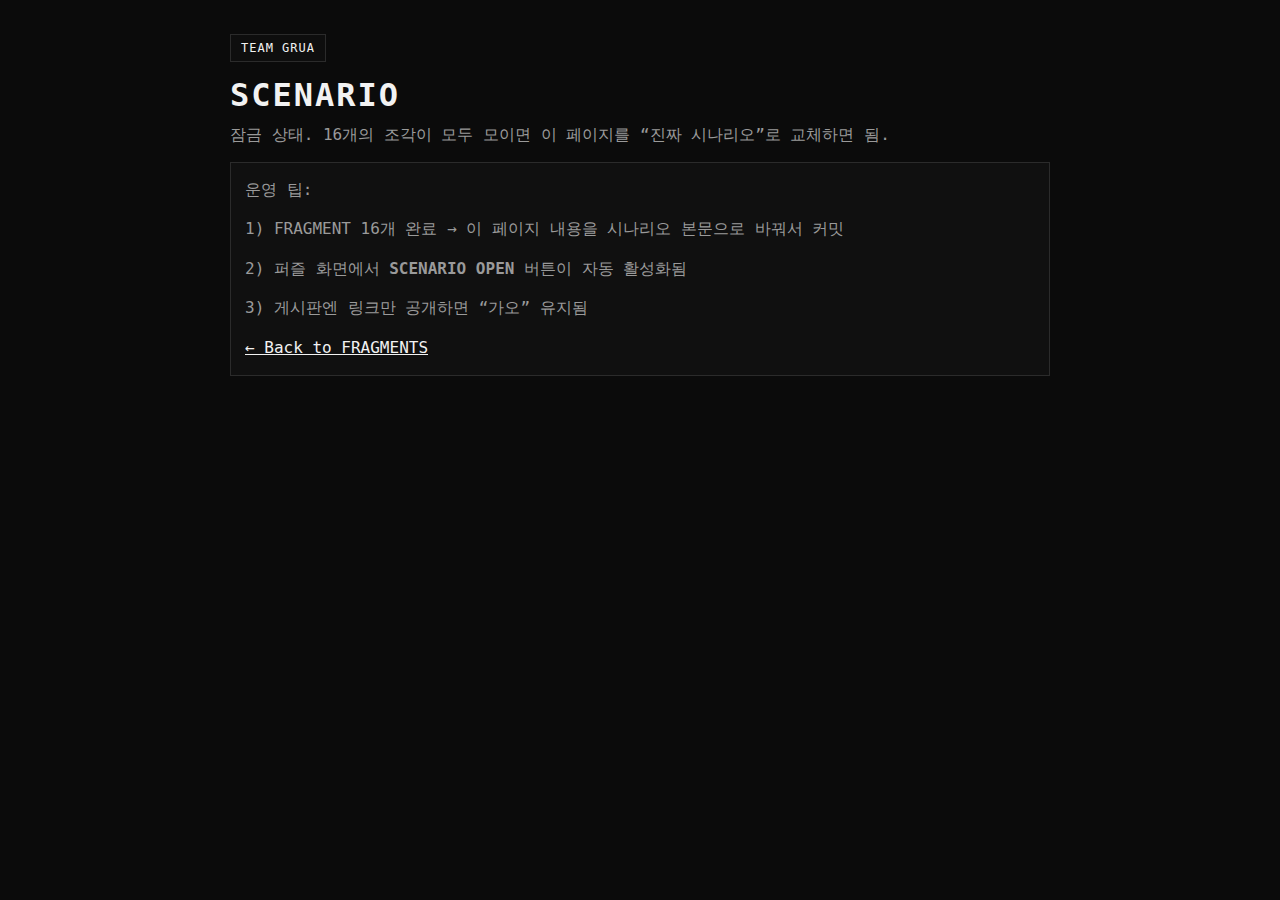
<file: scenario/index.html>
<!doctype html>
<html lang="ko">
<head>
  <meta charset="utf-8" />
  <meta name="viewport" content="width=device-width, initial-scale=1" />
  <title>TEAM GRUA · SCENARIO</title>
  <style>
    body{ margin:0; background:#0b0b0b; color:#d2d2d2; font-family: ui-monospace, Menlo, Consolas, monospace; }
    .wrap{ max-width: 820px; margin:0 auto; padding: 34px 18px 70px; }
    .tag{ display:inline-block; padding:6px 10px; border:1px solid #2b2b2b; background:#0e0e0e; color:#f2f2f2; font-size:12px; letter-spacing:1px; }
    h1{ margin: 14px 0 8px; color:#f2f2f2; letter-spacing: 2px; }
    p{ margin: 0 0 14px; color:#9a9a9a; line-height:1.6; }
    .box{ border:1px solid #2b2b2b; background:#101010; padding:14px; }
    a{ color:#f2f2f2; }
  </style>
</head>
<body>
  <div class="wrap">
    <span class="tag">TEAM GRUA</span>
    <h1>SCENARIO</h1>
    <p>잠금 상태. 16개의 조각이 모두 모이면 이 페이지를 “진짜 시나리오”로 교체하면 됨.</p>

    <div class="box">
      <p>운영 팁:</p>
      <p>1) FRAGMENT 16개 완료 → 이 페이지 내용을 시나리오 본문으로 바꿔서 커밋</p>
      <p>2) 퍼즐 화면에서 <b>SCENARIO OPEN</b> 버튼이 자동 활성화됨</p>
      <p>3) 게시판엔 링크만 공개하면 “가오” 유지됨</p>
      <p style="margin:0;"><a href="../">← Back to FRAGMENTS</a></p>
    </div>
  </div>
</body>
</html>
</file>
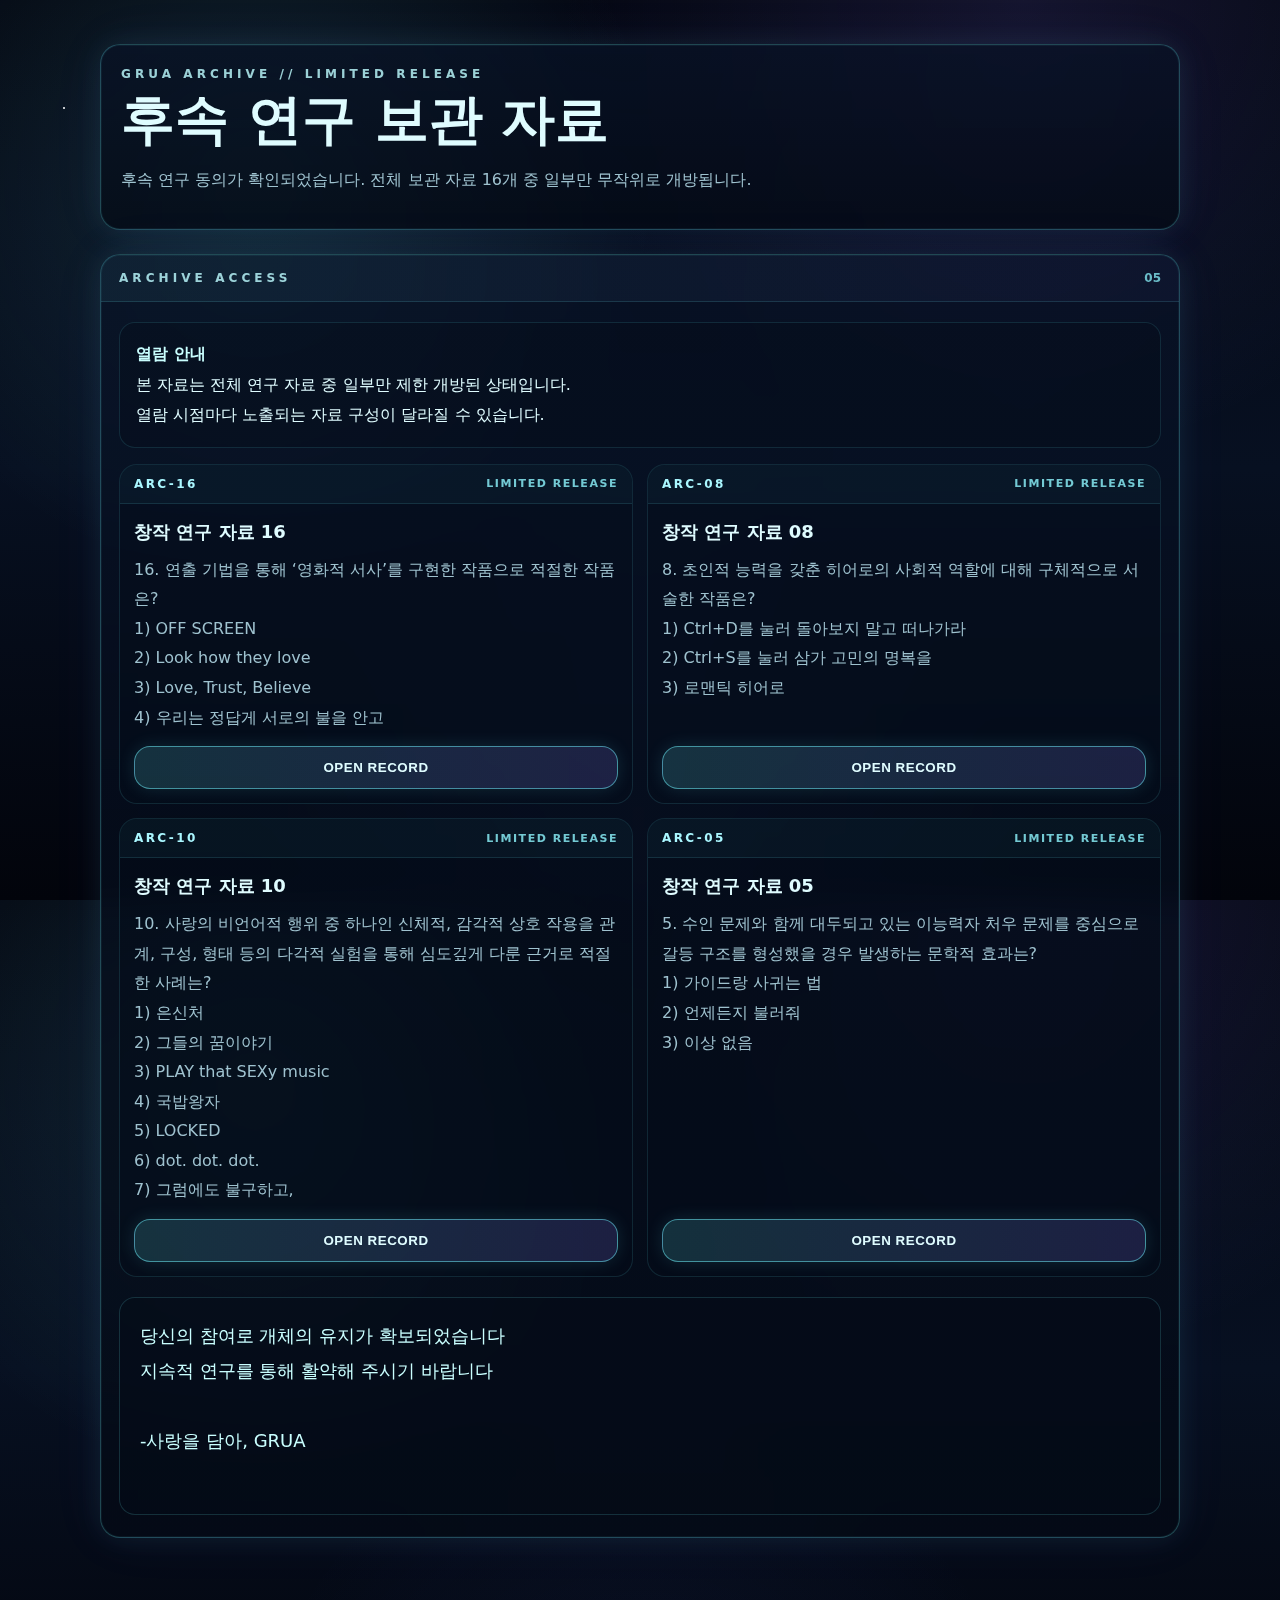
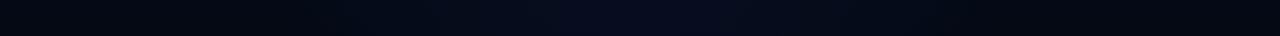
<file: archive.html>
<!DOCTYPE html>
<html lang="ko">
<head>
<meta charset="UTF-8">
<meta name="viewport" content="width=device-width, initial-scale=1.0">
<title>archive.html</title>
<style>
:root{
  --bg-1:#040712;
  --bg-2:#071021;
  --bg-3:#02040b;
  --line:#6ff6ff;
  --line-soft:rgba(111,246,255,.26);
  --text:#dffcff;
  --muted:#9fc2cf;
  --violet:#8d7cff;
}
*{box-sizing:border-box}
html,body{height:100%}
body{
  margin:0;
  color:var(--text);
  font-family:"Pretendard","Noto Sans KR",system-ui,-apple-system,sans-serif;
  background:
    radial-gradient(circle at 20% 20%, rgba(105,246,255,.12), transparent 32%),
    radial-gradient(circle at 80% 0%, rgba(141,124,255,.12), transparent 34%),
    radial-gradient(circle at 50% 100%, rgba(73,96,255,.08), transparent 36%),
    linear-gradient(180deg, var(--bg-1) 0%, var(--bg-2) 52%, var(--bg-3) 100%);
  opacity:0;
  transition:opacity 1s ease;
  position:relative;
  overflow-x:hidden;
}
body::before{
  content:"";
  position:fixed;
  inset:0;
  pointer-events:none;
  background-image:
    radial-gradient(2px 2px at 5% 12%, rgba(255,255,255,.84) 42%, transparent 45%),
    radial-gradient(1px 1px at 9% 31%, rgba(255,255,255,.54) 42%, transparent 45%),
    radial-gradient(1.5px 1.5px at 14% 54%, rgba(105,246,255,.62) 42%, transparent 45%),
    radial-gradient(2px 2px at 18% 77%, rgba(255,255,255,.72) 42%, transparent 45%),
    radial-gradient(1px 1px at 23% 20%, rgba(255,255,255,.40) 42%, transparent 45%),
    radial-gradient(1.5px 1.5px at 27% 42%, rgba(141,124,255,.54) 42%, transparent 45%);
  opacity:.9;
}
body::after{
  content:"";
  position:fixed;
  inset:0;
  pointer-events:none;
  background:
    radial-gradient(circle at center, rgba(111,246,255,.05), transparent 40%),
    linear-gradient(rgba(255,255,255,.028) 1px, transparent 1px),
    linear-gradient(90deg, rgba(255,255,255,.028) 1px, transparent 1px);
  background-size:auto, 36px 36px, 36px 36px;
  opacity:.18;
  mask-image: radial-gradient(circle at center, rgba(0,0,0,1), rgba(0,0,0,.18));
}
.wrap{
  width:min(94vw, 1080px);
  margin:0 auto;
  padding:44px 0 80px;
  position:relative;
  z-index:2;
}
.hero,.section{
  border:1px solid var(--line-soft);
  border-radius:20px;
  background:linear-gradient(180deg, rgba(8,18,38,.72), rgba(4,10,21,.76));
  box-shadow:
    0 0 0 1px rgba(111,246,255,.06) inset,
    0 0 28px rgba(111,246,255,.08),
    0 0 56px rgba(141,124,255,.06);
  backdrop-filter:blur(14px);
}
.hero{
  margin:0 auto 24px;
  padding:22px 20px 18px;
}
.eyebrow,.section-title{
  font-size:12px;
  letter-spacing:.34em;
  text-transform:uppercase;
  color:#bdfcff;
  opacity:.82;
  font-weight:800;
}
.hero h1{
  margin:10px 0 12px;
  font-size:clamp(30px, 5vw, 54px);
  line-height:1.08;
}
.hero p,.muted{
  color:var(--muted);
  line-height:1.88;
}
.section{
  overflow:hidden;
  margin-bottom:18px;
  opacity:0;
  transform:translateY(24px);
  transition:opacity .75s ease, transform .75s ease;
}
.section.visible{
  opacity:1;
  transform:translateY(0);
}
.section-head{
  display:flex;
  align-items:center;
  justify-content:space-between;
  gap:12px;
  padding:16px 18px;
  border-bottom:1px solid rgba(111,246,255,.14);
  background:linear-gradient(90deg, rgba(111,246,255,.06), rgba(141,124,255,.04));
}
.section-index{
  font-size:12px;
  color:#7edee8;
  opacity:.84;
  font-weight:700;
}
.section-body{
  padding:20px 18px 22px;
}
.notice{
  padding:16px;
  border:1px solid rgba(111,246,255,.12);
  border-radius:16px;
  background:rgba(5,11,23,.28);
  white-space:pre-line;
  line-height:1.9;
}
.notice strong{
  color:#c9ffff;
}
.cards{
  display:grid;
  grid-template-columns:repeat(2, minmax(0,1fr));
  gap:14px;
  margin-top:16px;
}
.card{
  border:1px solid rgba(111,246,255,.12);
  border-radius:18px;
  overflow:hidden;
  background:rgba(5,11,23,.26);
  transition:transform .2s ease, box-shadow .2s ease, border-color .2s ease;
  display:flex;
  flex-direction:column;
  height:100%;
}
.card:hover{
  transform:translateY(-2px);
  box-shadow:0 0 26px rgba(111,246,255,.12);
  border-color:rgba(111,246,255,.28);
}
.card-head{
  padding:12px 14px;
  border-bottom:1px solid rgba(111,246,255,.12);
  background:rgba(111,246,255,.04);
  display:flex;
  align-items:center;
  justify-content:space-between;
  gap:10px;
}
.card-code{
  font-size:12px;
  letter-spacing:.2em;
  text-transform:uppercase;
  color:#aaf7ff;
  font-weight:800;
}
.card-state{
  font-size:11px;
  letter-spacing:.14em;
  text-transform:uppercase;
  color:#89edf6;
  opacity:.84;
  font-weight:700;
}
.card-body{
  padding:14px;
  flex:1 1 auto;
  display:flex;
  flex-direction:column;
}
.card-title{
  margin:0 0 10px;
  font-size:18px;
  line-height:1.5;
}
.card-desc{
  margin:0;
  color:var(--muted);
  line-height:1.85;
  white-space:pre-line;
}
.card-actions{
  padding:0 14px 14px;
  margin-top:auto;
}
.button{
  appearance:none;
  border:none;
  border-radius:16px;
  padding:13px 18px;
  width:100%;
  background:linear-gradient(90deg, rgba(111,246,255,.16), rgba(141,124,255,.18));
  color:var(--text);
  border:1px solid rgba(111,246,255,.5);
  cursor:pointer;
  font-weight:700;
  letter-spacing:.04em;
  box-shadow:0 0 18px rgba(111,246,255,.12);
}
.button:hover{
  box-shadow:0 0 28px rgba(111,246,255,.18);
}
.footer{
  margin-top:20px;
  padding:20px;
  border:1px solid rgba(111,246,255,.16);
  border-radius:16px;
  background:rgba(5,11,23,.34);
}
.final-message{
  white-space:pre-line;
  line-height:1.95;
  color:#c9ffff;
  font-size:18px;
}
.status{
  min-height:24px;
  margin-top:12px;
  color:#c9eff6;
  font-size:14px;
}
@media (max-width:840px){
  .cards{grid-template-columns:1fr}
}
@media (max-width:640px){
  .wrap{padding:24px 0 56px}
  .hero,.section-body{padding-left:14px;padding-right:14px}
  .section-head{padding-left:14px;padding-right:14px}
  .hero h1{font-size:32px}
}
</style>
</head>
<body>
<div class="wrap">
  <section class="hero">
    <div class="eyebrow">GRUA Archive // Limited Release</div>
    <h1>후속 연구 보관 자료</h1>
    <p id="heroText">후속 연구 동의가 확인되었습니다. 전체 보관 자료 16개 중 일부만 무작위로 개방됩니다.</p>
  </section>

  <section class="section reveal">
    <div class="section-head">
      <div class="section-title">Archive Access</div>
      <div class="section-index">05</div>
    </div>
    <div class="section-body">
      <div class="notice"><strong>열람 안내</strong>
본 자료는 전체 연구 자료 중 일부만 제한 개방된 상태입니다.
열람 시점마다 노출되는 자료 구성이 달라질 수 있습니다.</div>

      <div id="cards" class="cards"></div>

      <div class="footer">
        <div class="final-message">당신의 참여로 개체의 유지가 확보되었습니다
지속적 연구를 통해 활약해 주시기 바랍니다

-사랑을 담아, GRUA</div>
        <div id="status" class="status"></div>
      </div>
    </div>
  </section>
</div>

<script>
window.addEventListener('load', () => {
  document.body.style.opacity = '1';

  const consent = localStorage.getItem('gruaConsent');
  if (consent) {
    document.getElementById('heroText').textContent =
      '후속 연구 동의가 확인되었습니다. 기록된 사랑의 언어: "' + consent + '"';
  }

  const observer = new IntersectionObserver((entries) => {
    entries.forEach(entry => {
      if (entry.isIntersecting) {
        entry.target.classList.add('visible');
      }
    });
  }, { threshold: 0.12 });

  document.querySelectorAll('.reveal').forEach(el => observer.observe(el));

  renderRandomCards();
});

const archivePool = [
  {
    code: "ARC-01",
    title: "창작 연구 자료 01",
    desc: "1. 다음 중 비정형 서사 구조를 기반으로 ’감정/상황 중심‘으로 전개되는 작품에 해당되는 작품을 고르시오.\n1) 짝사랑 끝내기\n2) 난 잠옷을 입을건데, 니는 반팔 가져가라고",
    link: "https://grua.kr/#/gallery_view?table_name=b_gallery&id=23&return_page=creative"
  },
  {
    code: "ARC-02",
    title: "창작 연구 자료 02",
    desc: "2. 수인 인권 담론과 관련하여, ‘분양이 아닌 상호적 관계 형성’을 다룬 사례로 가장 적절한 사례는?\n1) 쇼가 끝난 다음날\n2) 모든 짐승은 천국에 간다\n3) 겹쳐도 괜찮은 마음\n4) 너는 펫\n5) 관계 보증 필수",
    link: "https://posty.pe/rt0y79"
  },
  {
    code: "ARC-03",
    title: "창작 연구 자료 03",
    desc: "3. 수인의 생태, 행동 양식 및 사회적 구조를 분석적 관점으로 서술한 작품은?\n1) Too FUN to stop - Play of instinct\n2) 수인학개론\n3) ㅁ+한자를 눌러 ♥.︎♥를 주세요!\n4) 강아지는 외로움을 많이 타요\n5) Shape of Love",
    link: "https://posty.pe/my8wpe"
  },
  {
    code: "ARC-04",
    title: "창작 연구 자료 04",
    desc: "4. 감정 투사에 강점을 두는 기법 중 하나인 서간체의 장점을 살린 사례로 적절한 작품은?\n1) 여전히 사랑하나요?\n2) 오배송\n3) 사랑을 쓸려거든",
    link: "https://posty.pe/uy1yh0"
  },
  {
    code: "ARC-05",
    title: "창작 연구 자료 05",
    desc: "5. 수인 문제와 함께 대두되고 있는 이능력자 처우 문제를 중심으로 갈등 구조를 형성했을 경우 발생하는 문학적 효과는?\n1) 가이드랑 사귀는 법\n2) 언제든지 불러줘\n3) 이상 없음",
    link: "https://posty.pe/jpnxf7"
  },
  {
    code: "ARC-06",
    title: "창작 연구 자료 06",
    desc: "6. 종(種) 분류 협의에 대해 인식 차이와 갈등을 서사적으로 드러낸 작품은?\n1) 《인격적 행위의 발생에 대하여》\n2) 목적지 부근에 도착하였습니다.\n3) 경로를 재탐색합니다\n4) 길안내를 종료합니다.\n5) 외계인 발견 시 당국에 신고하세요!\n6) 유실물 본인확인",
    link: "https://posty.pe/tcrmzx"
  },
  {
    code: "ARC-07",
    title: "창작 연구 자료 07",
    desc: "7. 동일 세대 내에서의 소통 오류 사례의 적절한 해결책은?\n1) 최악의 남자\n2) X현이\n3) 간단한 일을 굳이 어렵게 하는 법\n4) 다 들킨 사랑",
    link: "https://posty.pe/gn3u1w"
  },
  {
    code: "ARC-08",
    title: "창작 연구 자료 08",
    desc: "8. 초인적 능력을 갖춘 히어로의 사회적 역할에 대해 구체적으로 서술한 작품은?\n1) Ctrl+D를 눌러 돌아보지 말고 떠나가라\n2) Ctrl+S를 눌러 삼가 고민의 명복을\n3) 로맨틱 히어로",
    link: "https://posty.pe/3zrapz"
  },
  {
    code: "ARC-09",
    title: "창작 연구 자료 09",
    desc: "9. 기존의 혈연 중심 가족 개념을 넘어 새로운 가족 체계의 구축을 통해 얻을 수 있는 긍정적 효과는?\n1) 저온 정착\n2) 경로 : 가정 내 감염\n3) 미세기\n4) 라스트 댄스\n5) Bullet\n6) 가부장 대전: The Great Patriarchal War\n7) 현실도피성추론\n8) 혈서로 쓰세요.",
    link: "https://posty.pe/3xrfyg"
  },
  {
    code: "ARC-10",
    title: "창작 연구 자료 10",
    desc: "10. 사랑의 비언어적 행위 중 하나인 신체적, 감각적 상호 작용을 관계, 구성, 형태 등의 다각적 실험을 통해 심도깊게 다룬 근거로 적절한 사례는?\n1) 은신처\n2) 그들의 꿈이야기\n3) PLAY that SEXy music\n4) 국밥왕자\n5) LOCKED\n6) dot. dot. dot.\n7) 그럼에도 불구하고,",
    link: ""
  },
  {
    code: "ARC-11",
    title: "창작 연구 자료 11",
    desc: "11. 관계 형성 과정에서의 주도권 이동과 심리 상태의 상관관계를 서술한 작품은?\n1) 함부로 입 대지 마\n2) 형이 나랑 XX할 확률\n3) Don't judge a book by its cover\n4) 연애선언\n5) 요즘 연애\n6) 샐러드\n7) 피자\n8) 발렌타인 징크스",
    link: "https://posty.pe/u1vtq0"
  },
  {
    code: "ARC-12",
    title: "창작 연구 자료 12",
    desc: "12. 시간의 비선형적 구조를 활용하여 서사를 전개 시 필요한 요소는?\n1) LOCKED\n2) 회귀했더니 형이 살아있다.\n3) 순",
    link: "https://grua.kr/#/gallery_view?table_name=b_gallery&id=24&return_page=creative"
  },
  {
    code: "ARC-13",
    title: "창작 연구 자료 13",
    desc: "13. 조직적인 폭력 및 위계 구조의 형성 과정을 통해 개인의 위치 변화와 생존 전략을 중심으로 서술한 작품은?\n1) 눈 내리는 골목\n2) 건달과 아저씨",
    link: "https://posty.pe/7vrcyh"
  },
  {
    code: "ARC-14",
    title: "창작 연구 자료 14",
    desc: "14. 직장 내 조직 문화 및 관계 역학을 현실적으로 반영한 사례로 올바른 작품은?\n1) 블랙 올리브\n2) 열차 이용에 불편을 드려 대단히 죄송합니다\n3) 花熊(영곰)",
    link: "https://posty.pe/x3eloj"
  },
  {
    code: "ARC-15",
    title: "창작 연구 자료 15",
    desc: "15. 문화적 배경이 상이한 집단 간 소통에서 기대할 수 있는 상호 작용은?\n1) 지금부터 우유 식빵을 만드는 방법에 대해서 얘기를 하려고 합니다\n2) 주식회사 BABY 쾌속배달\n3) 신과 함께",
    link: "https://posty.pe/ju6yzq"
  },
  {
    code: "ARC-16",
    title: "창작 연구 자료 16",
    desc: "16. 연출 기법을 통해 ‘영화적 서사’를 구현한 작품으로 적절한 작품은?\n1) OFF SCREEN\n2) Look how they love\n3) Love, Trust, Believe\n4) 우리는 정답게 서로의 불을 안고",
    link: "https://posty.pe/ewohbt"
  }
];

function renderRandomCards() {
  const cardsEl = document.getElementById('cards');
  const picked = shuffle([...archivePool]).slice(0, 4);

  cardsEl.innerHTML = picked.map(item => `
    <article class="card">
      <div class="card-head">
        <div class="card-code">${item.code}</div>
        <div class="card-state">LIMITED RELEASE</div>
      </div>
      <div class="card-body">
        <h3 class="card-title">${escapeHtml(item.title)}</h3>
        <p class="card-desc">${escapeHtml(item.desc)}</p>
      </div>
      <div class="card-actions">
        <button class="button" type="button" onclick="openArchiveLink('${encodeURIComponent(item.link)}')">OPEN RECORD</button>
      </div>
    </article>
  `).join('');
}

function openArchiveLink(encodedLink) {
  const link = decodeURIComponent(encodedLink);
  const status = document.getElementById('status');

  if (!link) {
    status.textContent = '링크는 아직 비어 있습니다.';
    return;
  }

  try {
    window.location.assign(link);
  } catch (e) {
    window.open(link, '_blank');
  }
}

function shuffle(arr) {
  for (let i = arr.length - 1; i > 0; i--) {
    const j = Math.floor(Math.random() * (i + 1));
    [arr[i], arr[j]] = [arr[j], arr[i]];
  }
  return arr;
}

function escapeHtml(str) {
  return String(str)
    .replaceAll('&', '&amp;')
    .replaceAll('<', '&lt;')
    .replaceAll('>', '&gt;')
    .replaceAll('"', '&quot;')
    .replaceAll("'", '&#39;');
}
</script>
</body>
</html>
</file>
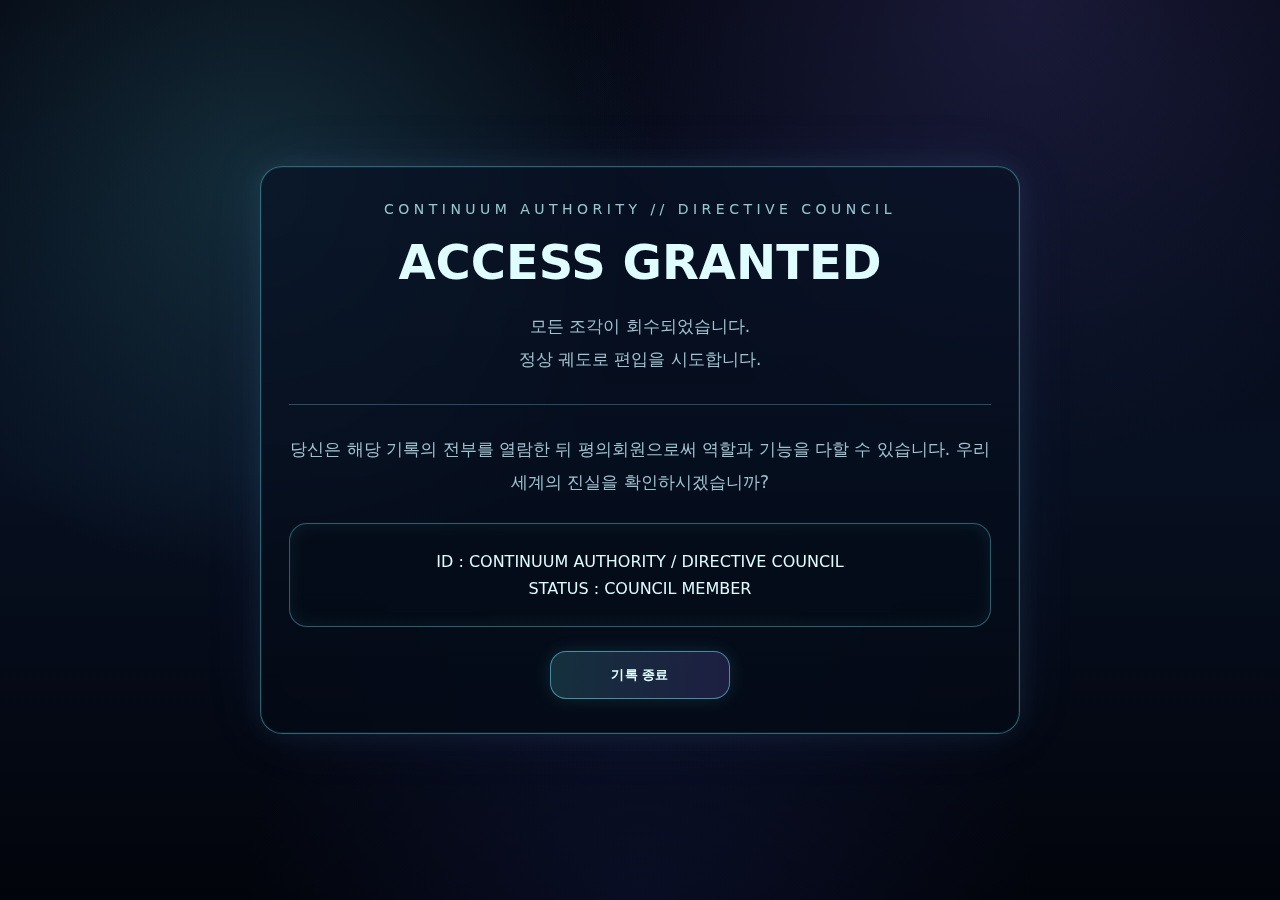
<file: ending.html>
<!DOCTYPE html>
<html lang="ko">
<head>
<meta charset="UTF-8" />
<meta name="viewport" content="width=device-width, initial-scale=1.0" />
<title>ENDING</title>
<style>
:root{
  --bg-1:#040712;
  --bg-2:#071021;
  --bg-3:#02040b;
  --line:#6ff6ff;
  --line-soft:rgba(111,246,255,.38);
  --violet:#8d7cff;
  --text:#dffcff;
  --muted:#9fc2cf;
}

*{box-sizing:border-box}
html,body{height:100%}
body{
  margin:0;
  color:var(--text);
  font-family:"Pretendard","Noto Sans KR",system-ui,-apple-system,sans-serif;
  background:
    radial-gradient(circle at 20% 20%, rgba(105,246,255,.14), transparent 32%),
    radial-gradient(circle at 80% 0%, rgba(141,124,255,.16), transparent 34%),
    radial-gradient(circle at 50% 100%, rgba(73,96,255,.10), transparent 36%),
    linear-gradient(180deg, var(--bg-1) 0%, var(--bg-2) 52%, var(--bg-3) 100%);
  display:flex;
  align-items:center;
  justify-content:center;
  padding:24px;
  opacity:0;
  transition:opacity 1s ease;
  position:relative;
  overflow:hidden;
}

body::before{
  content:"";
  position:fixed;
  inset:0;
  pointer-events:none;
  background:
    linear-gradient(rgba(255,255,255,.03) 1px, transparent 1px),
    linear-gradient(90deg, rgba(255,255,255,.03) 1px, transparent 1px);
  background-size:36px 36px, 36px 36px;
  opacity:.18;
}

.panel{
  width:min(92vw, 760px);
  background:linear-gradient(180deg, rgba(8,18,38,.72), rgba(4,10,21,.76));
  border:1px solid var(--line-soft);
  border-radius:22px;
  box-shadow:
    0 0 0 1px rgba(111,246,255,.08) inset,
    0 0 28px rgba(111,246,255,.08),
    0 0 64px rgba(141,124,255,.08);
  backdrop-filter: blur(14px);
  padding:34px 28px;
  text-align:center;
}

.title{
  font-size:14px;
  letter-spacing:.32em;
  text-transform:uppercase;
  color:#bdfcff;
  opacity:.78;
  margin-bottom:18px;
}

.big{
  font-size:clamp(28px, 5vw, 48px);
  font-weight:700;
  line-height:1.15;
  margin:0 0 20px;
}

.text{
  color:var(--muted);
  line-height:1.95;
  font-size:17px;
}

.line{
  width:100%;
  height:1px;
  background:rgba(111,246,255,.28);
  margin:28px 0;
}

.card{
  border:1px solid rgba(111,246,255,.36);
  border-radius:18px;
  padding:20px;
  margin-top:24px;
  background:rgba(5,11,23,.42);
  box-shadow:0 0 18px rgba(111,246,255,.08) inset;
}

.card p{
  margin:8px 0;
}

button{
  appearance:none;
  border:none;
  border-radius:16px;
  padding:14px 20px;
  min-width:180px;
  background:linear-gradient(90deg, rgba(111,246,255,.16), rgba(141,124,255,.18));
  color:var(--text);
  border:1px solid rgba(111,246,255,.5);
  cursor:pointer;
  font-weight:700;
  letter-spacing:.02em;
  box-shadow:0 0 18px rgba(111,246,255,.12);
  margin-top:24px;
}
button:hover{
  transform:translateY(-1px);
  box-shadow:0 0 28px rgba(111,246,255,.18);
}
</style>
</head>
<body>
  <div class="panel">
    <div class="title">CONTINUUM AUTHORITY // DIRECTIVE COUNCIL</div>
    <h1 class="big">ACCESS GRANTED</h1>

    <div class="text">
      모든 조각이 회수되었습니다.<br>
      정상 궤도로 편입을 시도합니다.
    </div>

    <div class="line"></div>

    <div class="text">
     당신은 해당 기록의 전부를 열람한 뒤 
     평의회원으로써 역할과 기능을 다할 수 있습니다. 
     우리 세계의 진실을 확인하시겠습니까?
    </div>

    <div class="card">
      <p>ID : CONTINUUM AUTHORITY / DIRECTIVE COUNCIL</p>
      <p>STATUS : COUNCIL MEMBER</p>
    </div>

    <button type="button" onclick="location.href='index.html'">기록 종료</button>
  </div>

<script>
window.addEventListener('load', () => {
  document.body.style.opacity = '1';
});
</script>
</body>
</html>
</file>
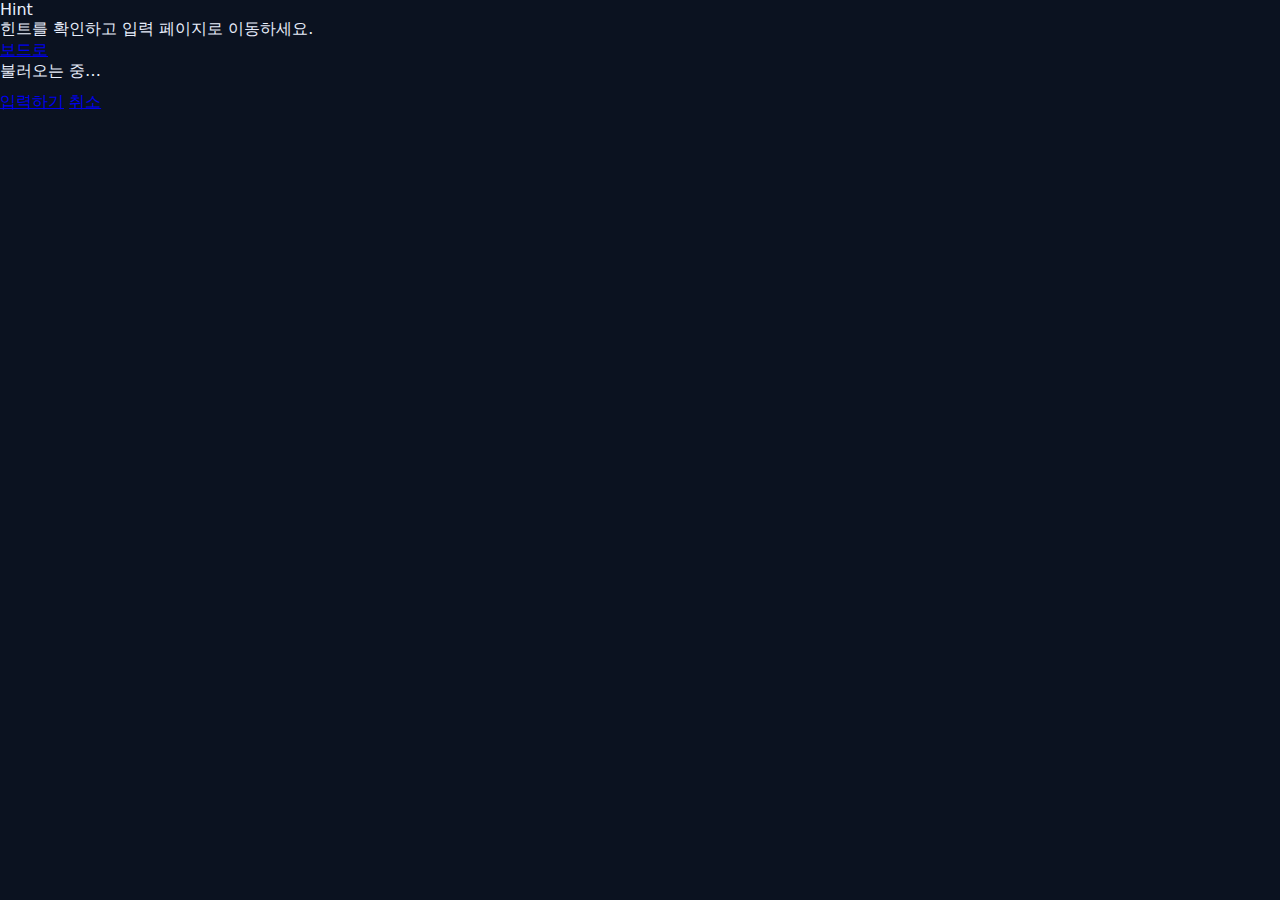
<file: hint.html>
<!doctype html>
<html lang="ko">
<head>
  <meta charset="utf-8" />
  <meta name="viewport" content="width=device-width, initial-scale=1" />
  <title>Hint</title>
  <link rel="stylesheet" href="./assets/styles.css" />
</head>
<body>
  <div class="container">
    <div class="card">
      <div class="header">
        <div>
          <div class="title" id="title">Hint</div>
          <div class="sub">힌트를 확인하고 입력 페이지로 이동하세요.</div>
        </div>
        <a class="btn" href="./index.html">보드로</a>
      </div>

      <div class="msg" id="hintBox">불러오는 중…</div>

      <div class="row">
        <a class="btn" id="goUnlock" href="#">입력하기</a>
        <a class="btn" id="goBack" href="./index.html">취소</a>
      </div>
    </div>
  </div>

  <script type="module">
    import { fetchSlot } from "./assets/app.js";

    const slot = new URLSearchParams(location.search).get("slot") || "01";
    document.getElementById("title").textContent = `Hint — ${slot}`;
    document.getElementById("goUnlock").href = `./unlock.html?slot=${encodeURIComponent(slot)}`;

    // Firestore hint가 없을 때의 로컬 힌트(원하면 여기만 채워도 됨)
    const localHints = {
      "01": "예시 힌트: ROSE + 01",
      "02": "예시 힌트: ...",
    };

    async function main(){
      const box = document.getElementById("hintBox");

      const data = await fetchSlot(slot);
      if (!data){
        box.textContent = "슬롯 문서가 없습니다. (01~16 문서 생성 확인)";
        box.className = "msg bad";
        return;
      }

      if (data.claimed === true){
        box.textContent = "이미 해금된 조각입니다. 보드에서 확인하세요.";
        box.className = "msg ok";
        return;
      }

      const hint = (data.hint && String(data.hint).trim()) || localHints[slot] || "힌트가 아직 준비되지 않았습니다.";
      box.textContent = hint;
      box.className = "msg";
    }

    main().catch(e=>{
      console.error(e);
      const box = document.getElementById("hintBox");
      box.textContent = "힌트 불러오기 실패: Firestore/규칙 확인";
      box.className = "msg bad";
    });
  </script>
</body>
</html>
</file>
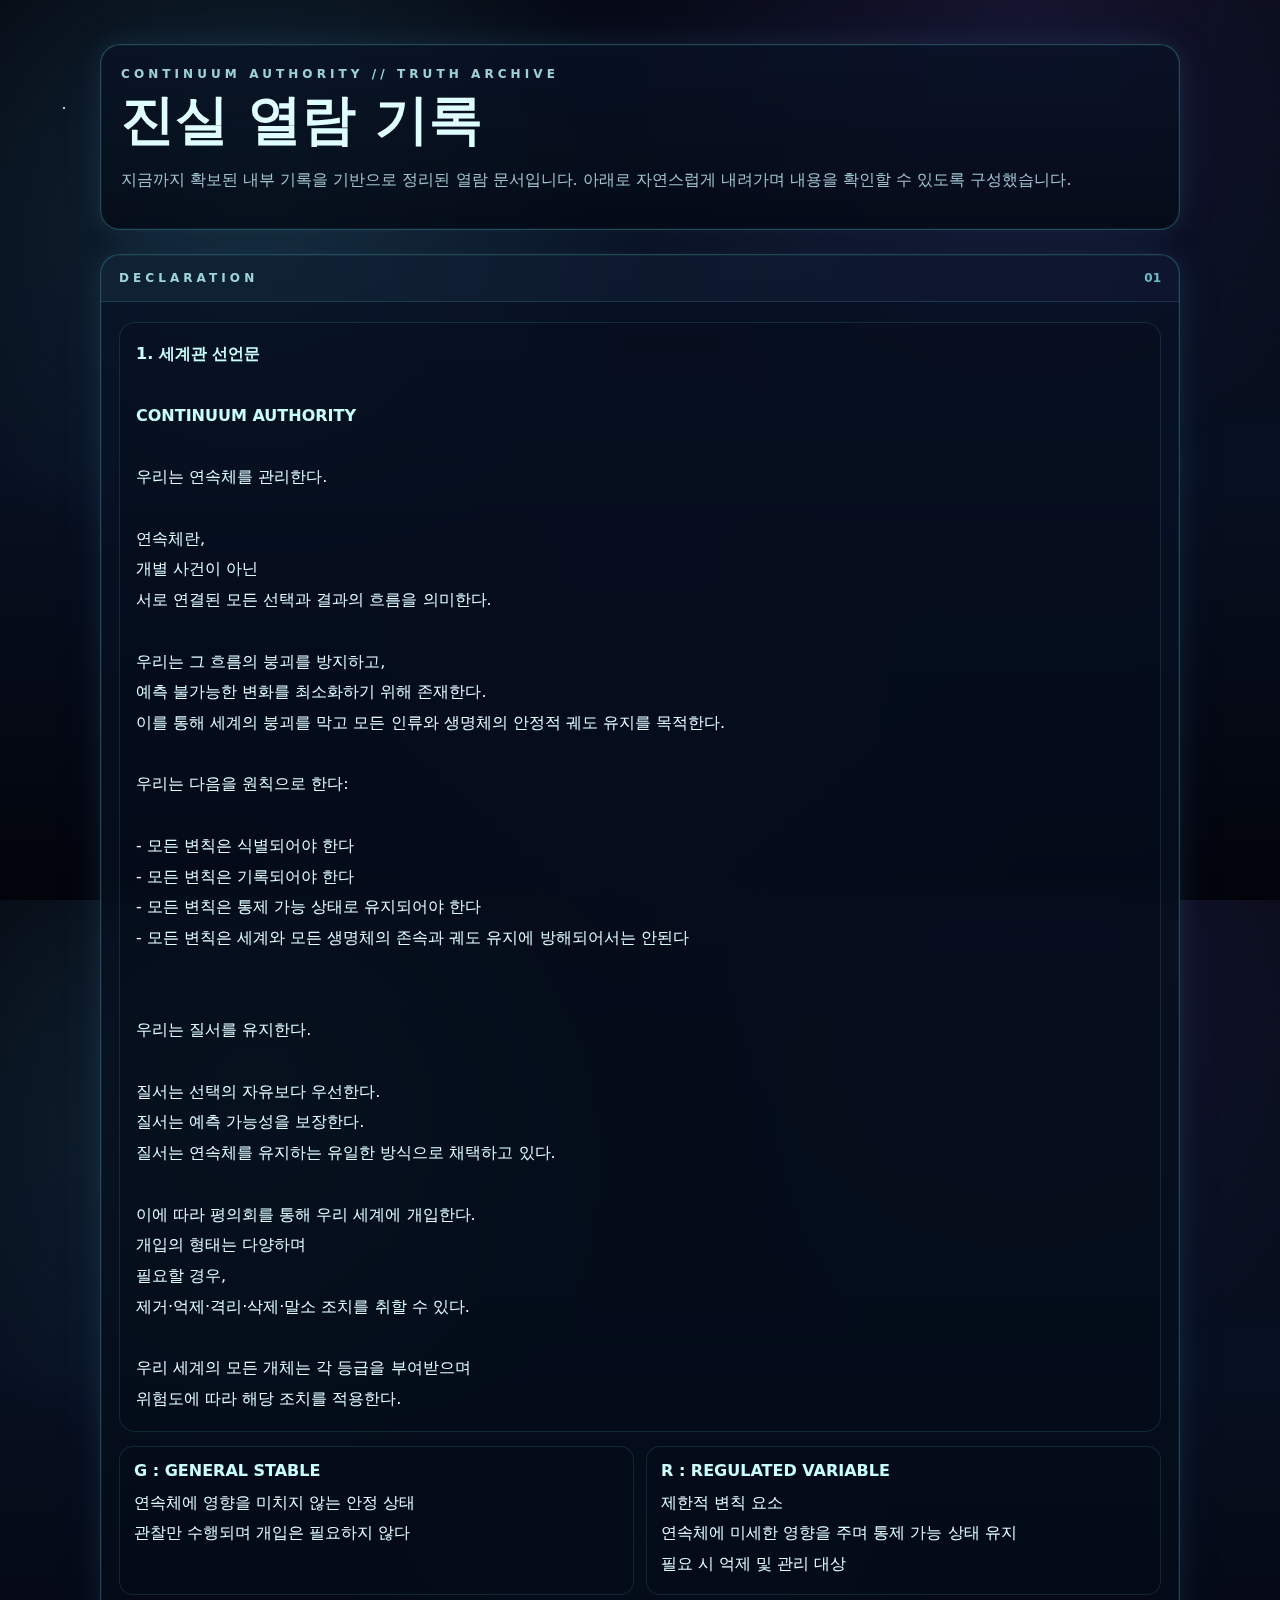
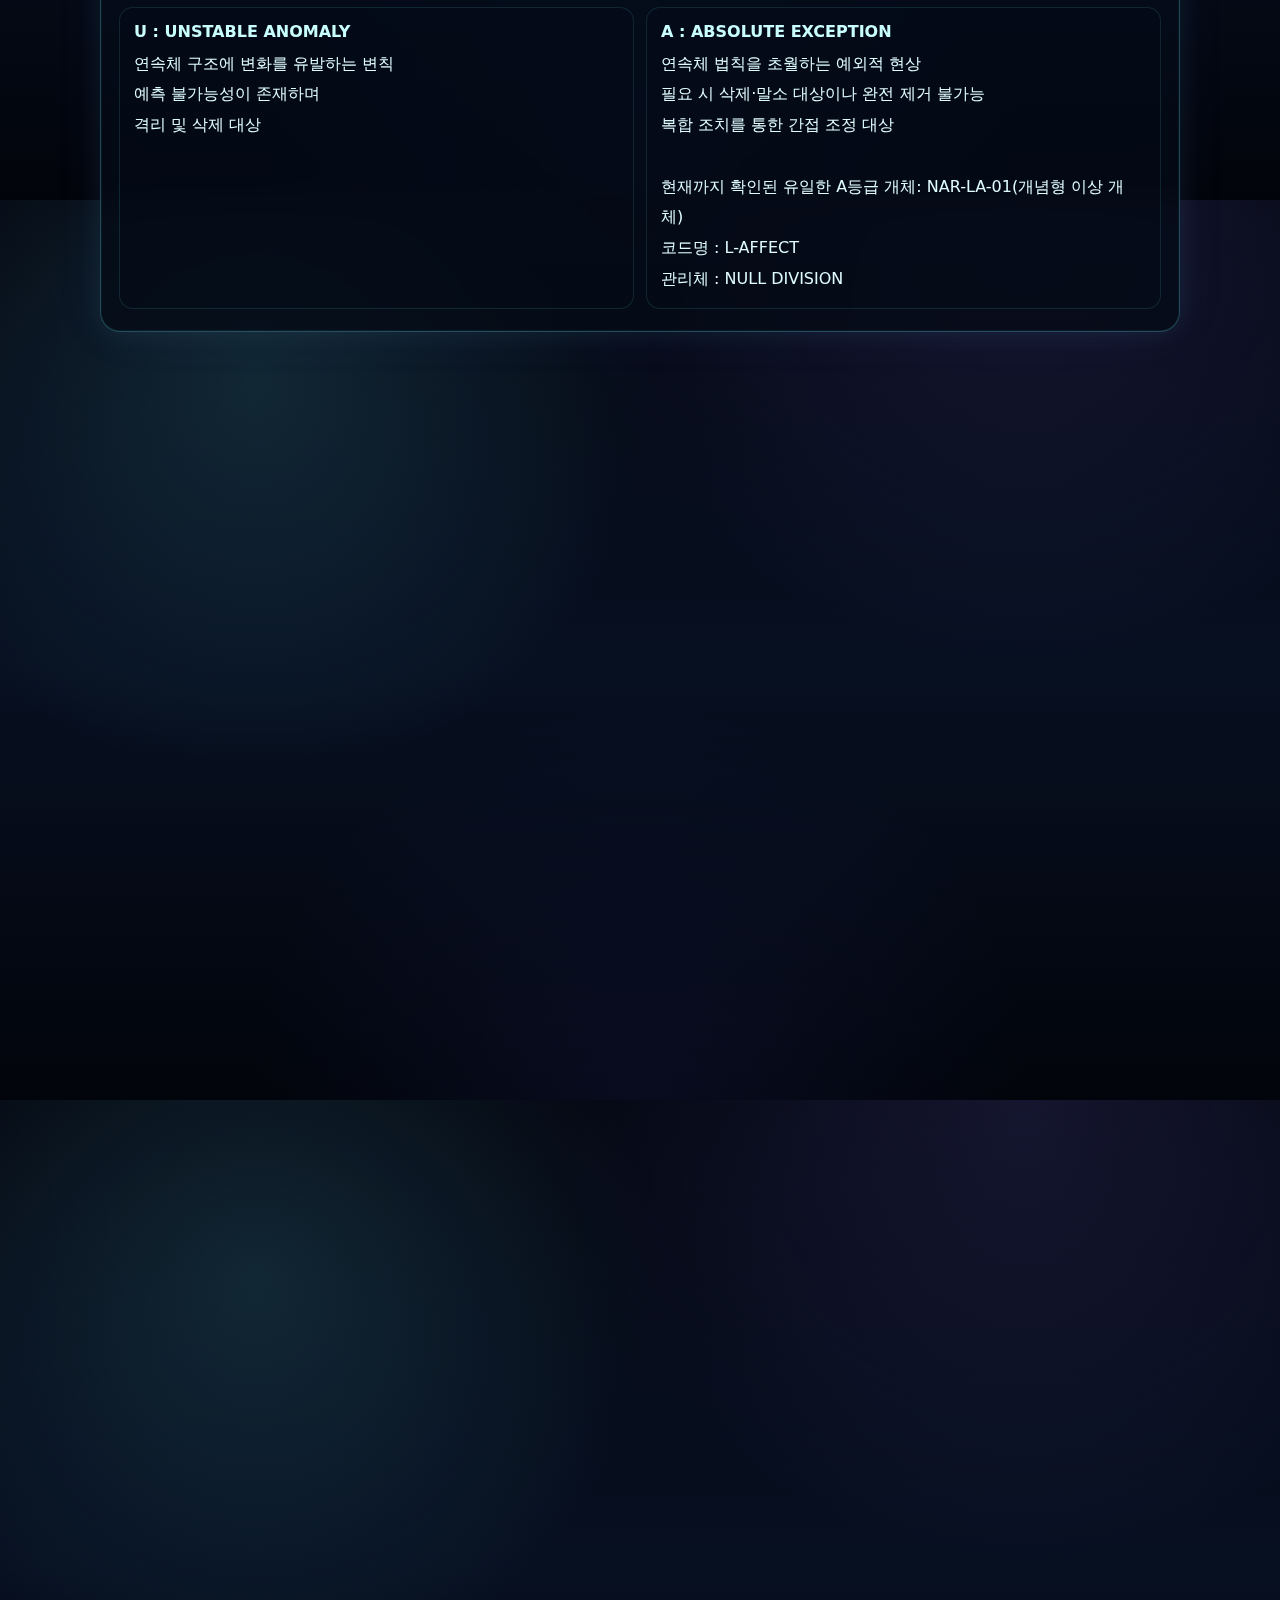
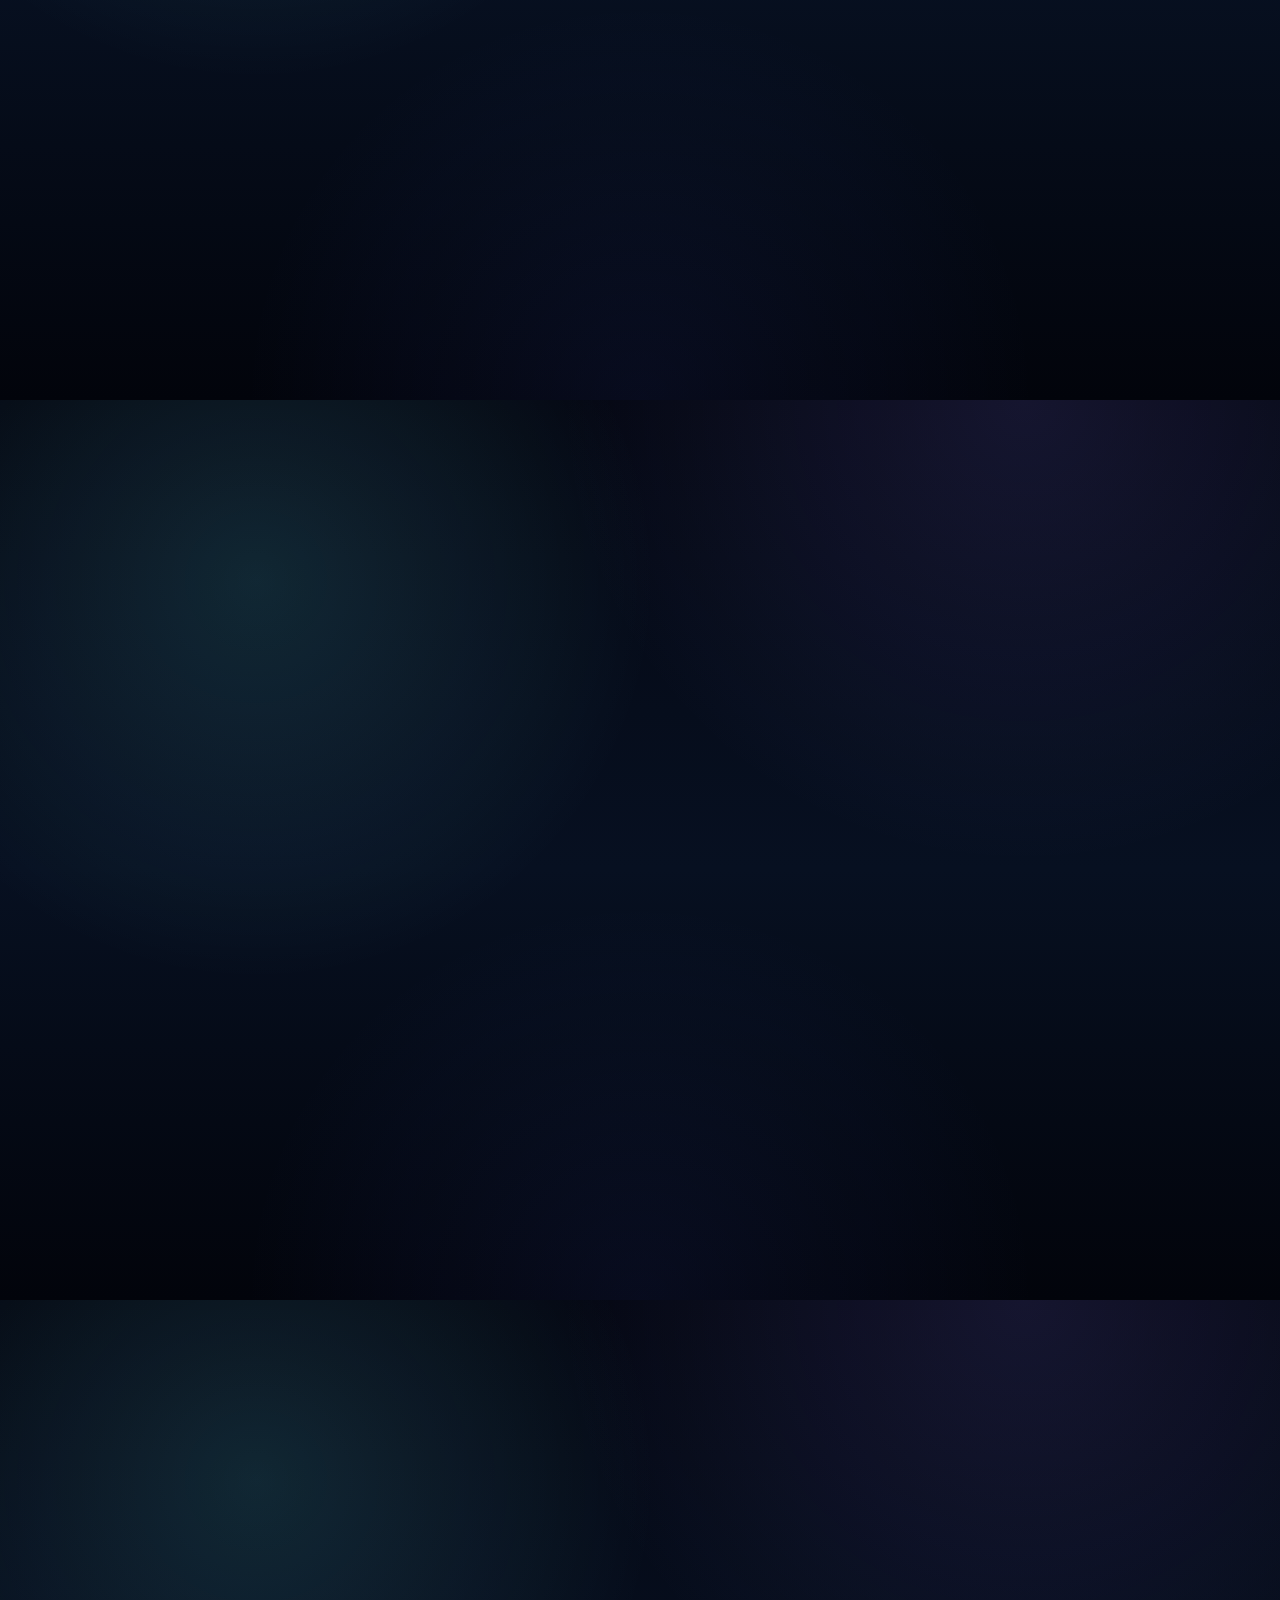
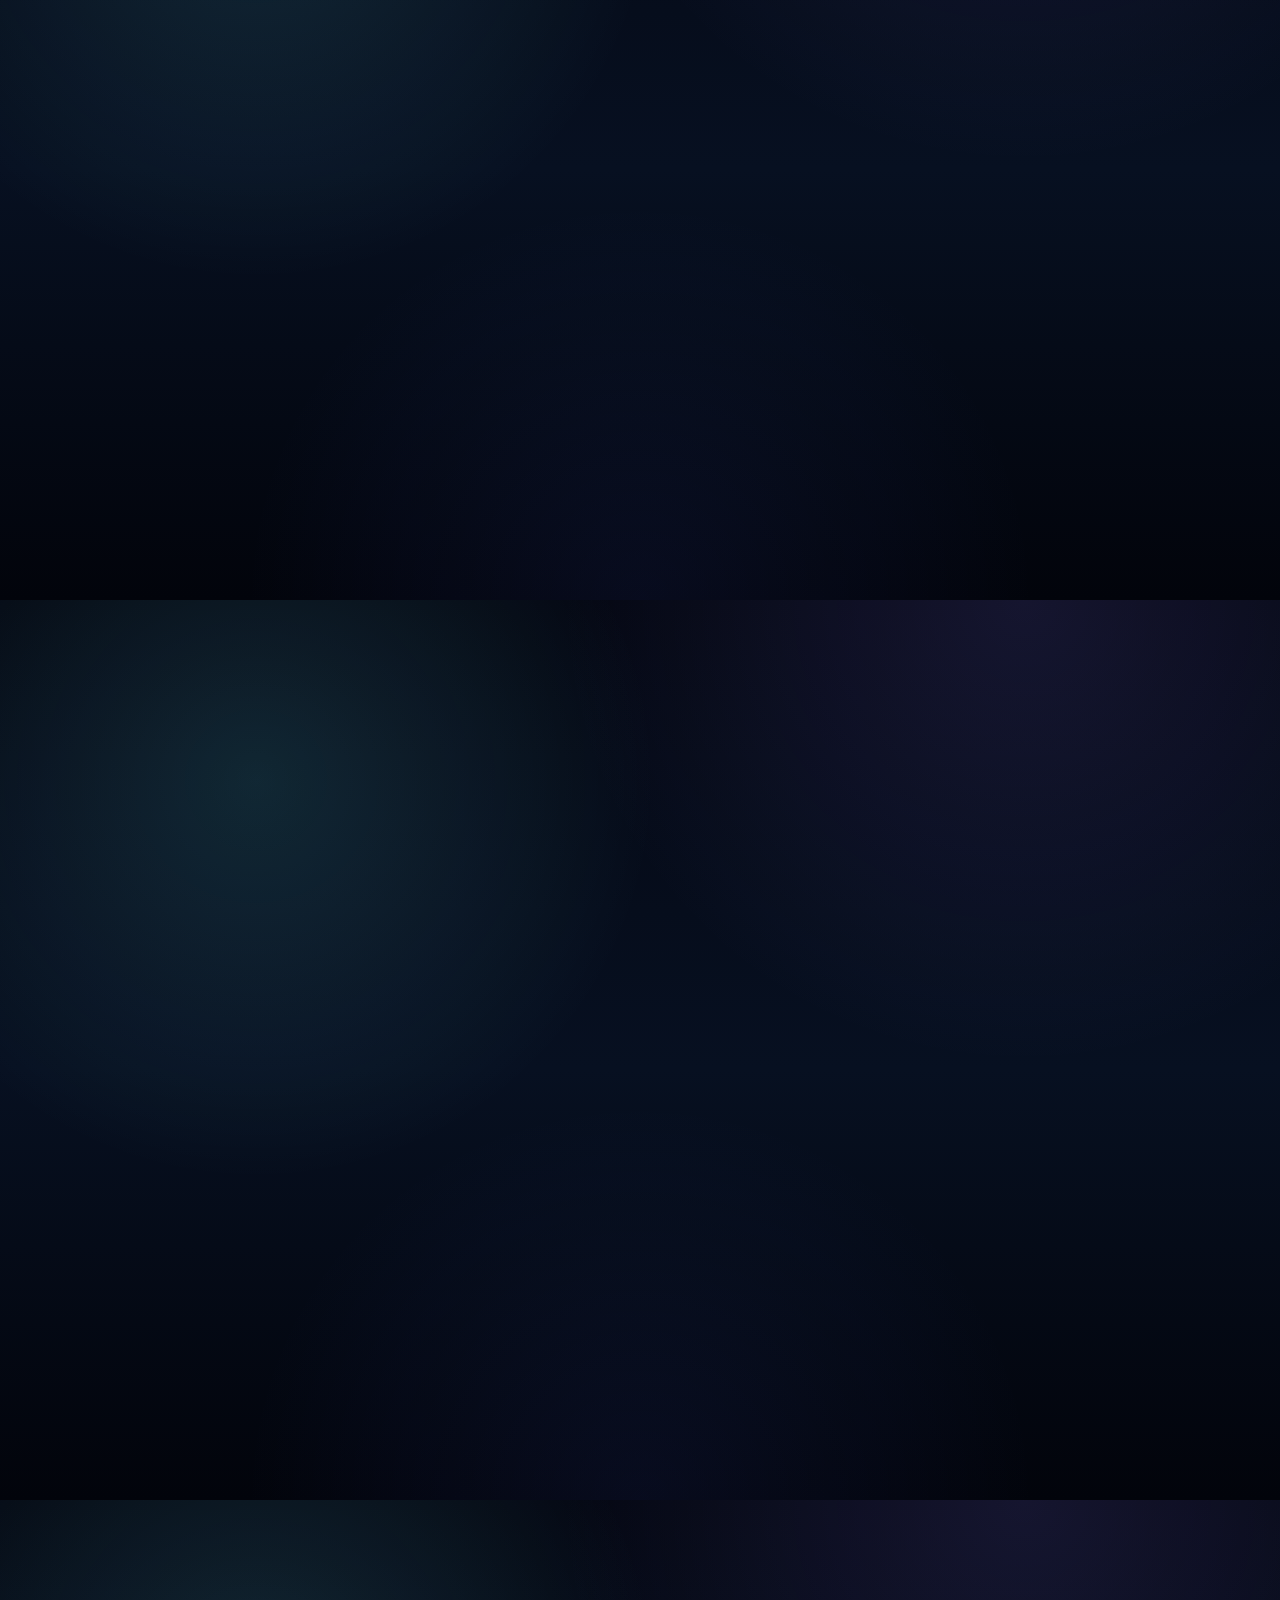
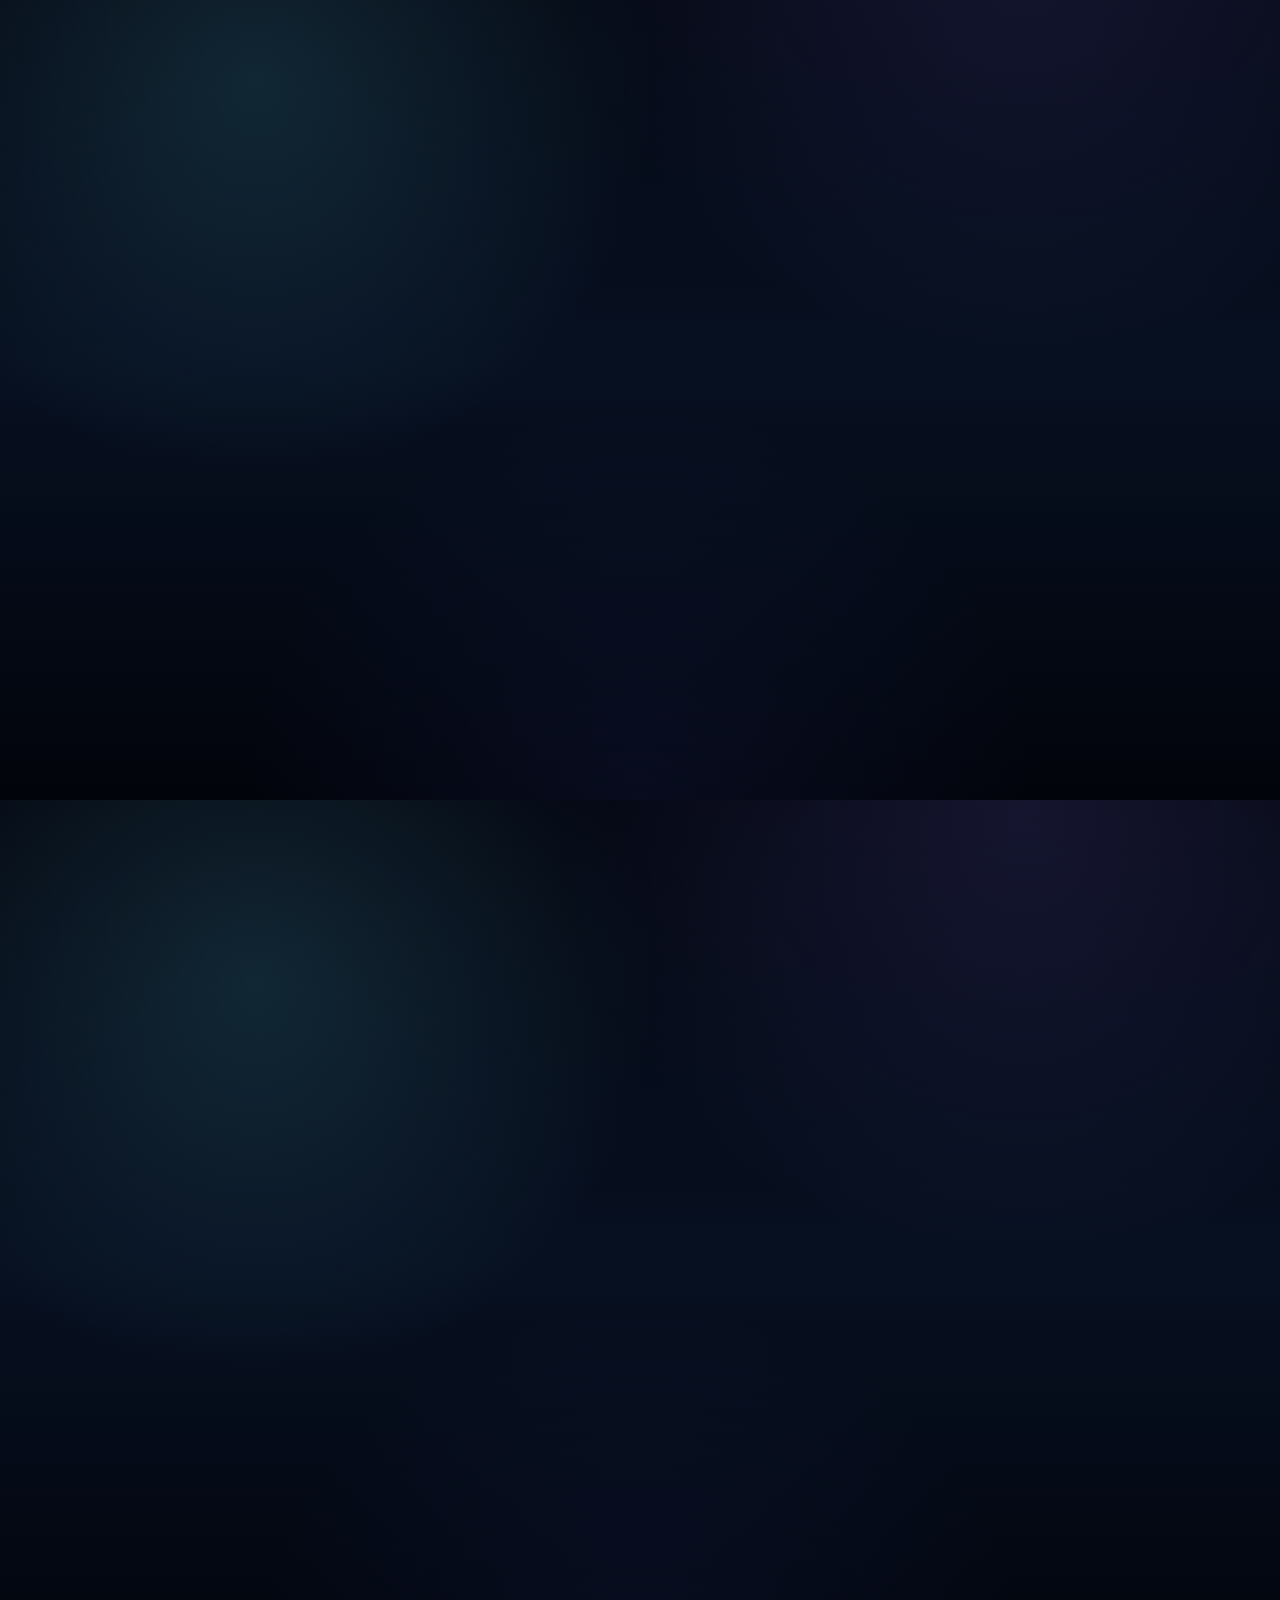
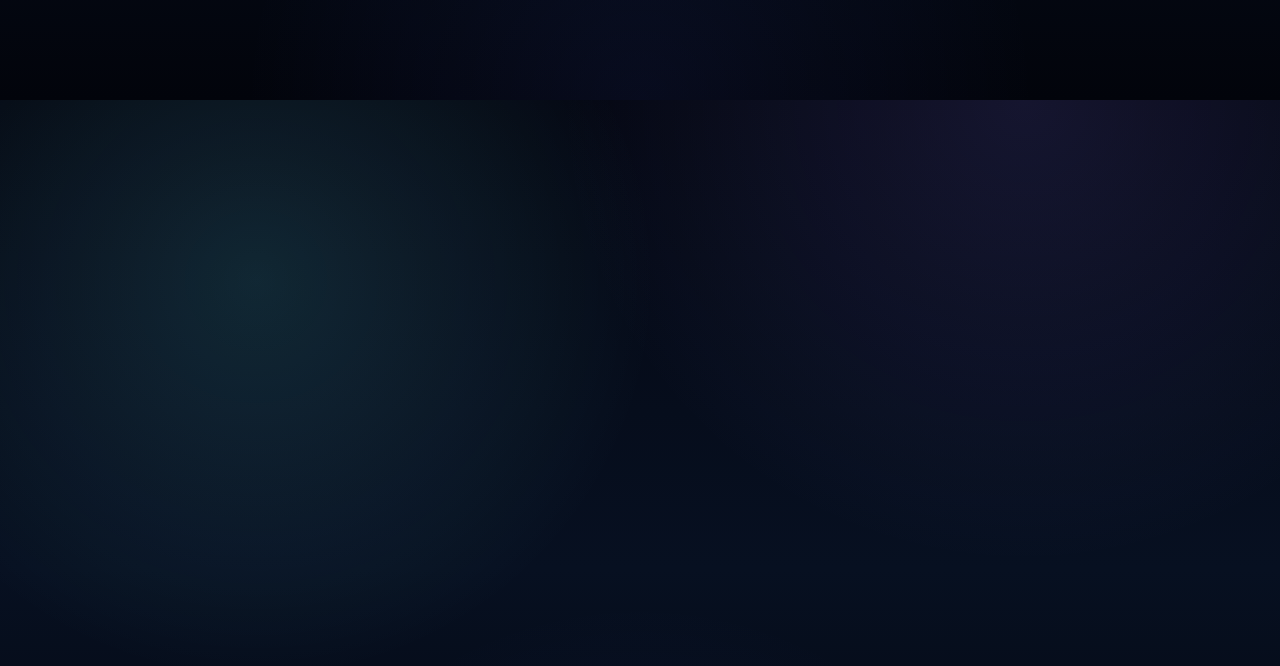
<file: truth.html>
<!DOCTYPE html>
<html lang="ko">
<head>
<meta charset="UTF-8">
<meta name="viewport" content="width=device-width, initial-scale=1.0">
<title>truth_final_complete</title>
<style>
:root{
  --bg-1:#040712;
  --bg-2:#071021;
  --bg-3:#02040b;
  --line:#6ff6ff;
  --line-soft:rgba(111,246,255,.26);
  --text:#dffcff;
  --muted:#9fc2cf;
  --violet:#8d7cff;
}
*{box-sizing:border-box}
html,body{height:100%}
body{
  margin:0;
  color:var(--text);
  font-family:"Pretendard","Noto Sans KR",system-ui,-apple-system,sans-serif;
  background:
    radial-gradient(circle at 20% 20%, rgba(105,246,255,.12), transparent 32%),
    radial-gradient(circle at 80% 0%, rgba(141,124,255,.12), transparent 34%),
    radial-gradient(circle at 50% 100%, rgba(73,96,255,.08), transparent 36%),
    linear-gradient(180deg, var(--bg-1) 0%, var(--bg-2) 52%, var(--bg-3) 100%);
  opacity:0;
  transition:opacity 1s ease;
  position:relative;
  overflow-x:hidden;
}
body::before{
  content:"";
  position:fixed;
  inset:0;
  pointer-events:none;
  background-image:
    radial-gradient(2px 2px at 5% 12%, rgba(255,255,255,.84) 42%, transparent 45%),
    radial-gradient(1px 1px at 9% 31%, rgba(255,255,255,.54) 42%, transparent 45%),
    radial-gradient(1.5px 1.5px at 14% 54%, rgba(105,246,255,.62) 42%, transparent 45%),
    radial-gradient(2px 2px at 18% 77%, rgba(255,255,255,.72) 42%, transparent 45%),
    radial-gradient(1px 1px at 23% 20%, rgba(255,255,255,.40) 42%, transparent 45%),
    radial-gradient(1.5px 1.5px at 27% 42%, rgba(141,124,255,.54) 42%, transparent 45%),
    radial-gradient(2px 2px at 32% 63%, rgba(255,255,255,.68) 42%, transparent 45%),
    radial-gradient(1px 1px at 36% 85%, rgba(255,255,255,.36) 42%, transparent 45%),
    radial-gradient(1.5px 1.5px at 41% 14%, rgba(105,246,255,.64) 42%, transparent 45%),
    radial-gradient(2px 2px at 46% 36%, rgba(255,255,255,.72) 42%, transparent 45%),
    radial-gradient(1px 1px at 51% 57%, rgba(255,255,255,.42) 42%, transparent 45%),
    radial-gradient(1.5px 1.5px at 56% 79%, rgba(141,124,255,.48) 42%, transparent 45%),
    radial-gradient(2px 2px at 61% 24%, rgba(105,246,255,.60) 42%, transparent 45%),
    radial-gradient(1px 1px at 66% 46%, rgba(255,255,255,.40) 42%, transparent 45%),
    radial-gradient(1.5px 1.5px at 71% 68%, rgba(255,255,255,.52) 42%, transparent 45%),
    radial-gradient(2px 2px at 76% 88%, rgba(105,246,255,.56) 42%, transparent 45%);
  opacity:.9;
}
body::after{
  content:"";
  position:fixed;
  inset:0;
  pointer-events:none;
  background:
    radial-gradient(circle at center, rgba(111,246,255,.05), transparent 40%),
    linear-gradient(rgba(255,255,255,.028) 1px, transparent 1px),
    linear-gradient(90deg, rgba(255,255,255,.028) 1px, transparent 1px);
  background-size:auto, 36px 36px, 36px 36px;
  opacity:.18;
  mask-image: radial-gradient(circle at center, rgba(0,0,0,1), rgba(0,0,0,.18));
}
.wrap{
  width:min(94vw, 1080px);
  margin:0 auto;
  padding:44px 0 80px;
  position:relative;
  z-index:2;
}
.hero,.section{
  border:1px solid var(--line-soft);
  border-radius:20px;
  background:linear-gradient(180deg, rgba(8,18,38,.72), rgba(4,10,21,.76));
  box-shadow:
    0 0 0 1px rgba(111,246,255,.06) inset,
    0 0 28px rgba(111,246,255,.08),
    0 0 56px rgba(141,124,255,.06);
  backdrop-filter:blur(14px);
}
.hero{
  margin:0 auto 24px;
  padding:22px 20px 18px;
}
.eyebrow,.section-title{
  font-size:12px;
  letter-spacing:.34em;
  text-transform:uppercase;
  color:#bdfcff;
  opacity:.82;
  font-weight:800;
}
.hero h1{
  margin:10px 0 12px;
  font-size:clamp(30px, 5vw, 54px);
  line-height:1.08;
}
.hero p,.muted{
  color:var(--muted);
  line-height:1.88;
}
.section{
  overflow:hidden;
  margin-bottom:18px;
  opacity:0;
  transform:translateY(24px);
  transition:opacity .75s ease, transform .75s ease;
}
.section.visible{
  opacity:1;
  transform:translateY(0);
}
.section-head{
  display:flex;
  align-items:center;
  justify-content:space-between;
  gap:12px;
  padding:16px 18px;
  border-bottom:1px solid rgba(111,246,255,.14);
  background:linear-gradient(90deg, rgba(111,246,255,.06), rgba(141,124,255,.04));
}
.section-index{
  font-size:12px;
  color:#7edee8;
  opacity:.84;
  font-weight:700;
}
.section-body{
  padding:20px 18px 22px;
}
.block{
  padding:16px;
  border:1px solid rgba(111,246,255,.12);
  border-radius:16px;
  background:rgba(5,11,23,.28);
}
.block + .block{ margin-top:12px; }
.kicker{
  font-size:12px;
  letter-spacing:.2em;
  text-transform:uppercase;
  color:#89edf6;
  margin-bottom:10px;
  font-weight:800;
}
.text{
  white-space:pre-line;
  line-height:1.92;
  color:var(--text);
}
.text strong{
  color:#c9ffff;
  font-weight:800;
}
.grade-grid,.principles-grid{
  display:grid;
  grid-template-columns:repeat(2, minmax(0,1fr));
  gap:12px;
  margin-top:14px;
}
.grade,.principle{
  padding:14px;
  border-radius:14px;
  border:1px solid rgba(111,246,255,.12);
  background:rgba(5,11,23,.26);
}
.grade strong{
  display:block;
  margin-bottom:8px;
  color:#c9ffff;
  font-weight:800;
}
.principle .name,.phase,.log-title{
  font-size:12px;
  letter-spacing:.2em;
  text-transform:uppercase;
  color:#89edf6;
  margin-bottom:8px;
  font-weight:800;
}
.timeline{
  display:grid;
  gap:12px;
}
.timeline-item{
  padding:14px 14px 14px 18px;
  border-left:2px solid rgba(111,246,255,.36);
  border-radius:0 14px 14px 0;
  background:rgba(5,11,23,.26);
}
.log-list{
  display:grid;
  gap:12px;
}
.log{
  border:1px solid rgba(111,246,255,.12);
  border-radius:16px;
  overflow:hidden;
  background:rgba(5,11,23,.26);
}
.log-head{
  padding:12px 14px;
  border-bottom:1px solid rgba(111,246,255,.12);
  background:rgba(111,246,255,.04);
}
.log-body{
  padding:14px;
  white-space:pre-line;
  line-height:1.9;
}
.cta{
  margin-top:20px;
  padding:20px;
  border:1px solid rgba(111,246,255,.16);
  border-radius:16px;
  background:rgba(5,11,23,.34);
}
.input{
  width:100%;
  border-radius:16px;
  border:1px solid rgba(111,246,255,.42);
  background:rgba(5,11,23,.72);
  color:var(--text);
  padding:14px 16px;
  outline:none;
  font-size:15px;
  margin-top:14px;
}
.actions{
  display:flex;
  justify-content:flex-end;
  margin-top:22px;
}
.button{
  appearance:none;
  border:none;
  border-radius:16px;
  padding:13px 18px;
  min-width:180px;
  background:linear-gradient(90deg, rgba(111,246,255,.16), rgba(141,124,255,.18));
  color:var(--text);
  border:1px solid rgba(111,246,255,.5);
  cursor:pointer;
  font-weight:700;
  letter-spacing:.04em;
  box-shadow:0 0 18px rgba(111,246,255,.12);
}
.button:hover{
  box-shadow:0 0 28px rgba(111,246,255,.18);
}
.status{
  min-height:24px;
  margin-top:16px;
  color:#c9eff6;
  font-size:14px;
}
.fade{
  position:fixed;
  inset:0;
  background:#02040b;
  opacity:0;
  pointer-events:none;
  transition:opacity .9s ease;
  z-index:10;
}
.fade.show{opacity:1}
@media (max-width:840px){
  .grade-grid,.principles-grid{grid-template-columns:1fr}
}
@media (max-width:640px){
  .wrap{padding:24px 0 56px}
  .hero,.section-body{padding-left:14px;padding-right:14px}
  .section-head{padding-left:14px;padding-right:14px}
  .hero h1{font-size:32px}
  .actions{justify-content:stretch}
  .button{width:100%}
}
</style>
</head>
<body>
<div class="wrap">
  <section class="hero">
    <div class="eyebrow">Continuum Authority // Truth Archive</div>
    <h1>진실 열람 기록</h1>
    <p>지금까지 확보된 내부 기록을 기반으로 정리된 열람 문서입니다. 아래로 자연스럽게 내려가며 내용을 확인할 수 있도록 구성했습니다.</p>
  </section>

  <section class="section reveal">
    <div class="section-head">
      <div class="section-title">Declaration</div>
      <div class="section-index">01</div>
    </div>
    <div class="section-body">
      <div class="block">
        <div class="text"><strong>1. 세계관 선언문</strong>

<strong>CONTINUUM AUTHORITY</strong>

우리는 연속체를 관리한다.

연속체란,
개별 사건이 아닌
서로 연결된 모든 선택과 결과의 흐름을 의미한다.

우리는 그 흐름의 붕괴를 방지하고,
예측 불가능한 변화를 최소화하기 위해 존재한다.
이를 통해 세계의 붕괴를 막고 모든 인류와 생명체의 안정적 궤도 유지를 목적한다.

우리는 다음을 원칙으로 한다:

- 모든 변칙은 식별되어야 한다
- 모든 변칙은 기록되어야 한다
- 모든 변칙은 통제 가능 상태로 유지되어야 한다
- 모든 변칙은 세계와 모든 생명체의 존속과 궤도 유지에 방해되어서는 안된다


우리는 질서를 유지한다.

질서는 선택의 자유보다 우선한다.
질서는 예측 가능성을 보장한다.
질서는 연속체를 유지하는 유일한 방식으로 채택하고 있다.

이에 따라 평의회를 통해 우리 세계에 개입한다.
개입의 형태는 다양하며
필요할 경우,
제거·억제·격리·삭제·말소 조치를 취할 수 있다.

우리 세계의 모든 개체는 각 등급을 부여받으며
위험도에 따라 해당 조치를 적용한다.</div>
      </div>

      <div class="grade-grid">
        <div class="grade">
          <strong>G : GENERAL STABLE</strong>
          <div class="text">연속체에 영향을 미치지 않는 안정 상태
관찰만 수행되며 개입은 필요하지 않다</div>
        </div>

        <div class="grade">
          <strong>R : REGULATED VARIABLE</strong>
          <div class="text">제한적 변칙 요소
연속체에 미세한 영향을 주며 통제 가능 상태 유지
필요 시 억제 및 관리 대상</div>
        </div>

        <div class="grade">
          <strong>U : UNSTABLE ANOMALY</strong>
          <div class="text">연속체 구조에 변화를 유발하는 변칙
예측 불가능성이 존재하며
격리 및 삭제 대상</div>
        </div>

        <div class="grade">
          <strong>A : ABSOLUTE EXCEPTION</strong>
          <div class="text">연속체 법칙을 초월하는 예외적 현상
필요 시 삭제·말소 대상이나 완전 제거 불가능
복합 조치를 통한 간접 조정 대상

현재까지 확인된 유일한 A등급 개체: NAR-LA-01(개념형 이상 개체)
코드명 : L-AFFECT
관리체 : NULL DIVISION</div>
        </div>
      </div>
    </div>
  </section>

  <section class="section reveal">
    <div class="section-head">
      <div class="section-title">Organization</div>
      <div class="section-index">02</div>
    </div>
    <div class="section-body">
      <div class="block">
        <div class="text"><strong>2. 조직도</strong>

<strong>[ORGANIZATION]</strong>
CONTINUUM AUTHORITY
└ Directive Council (평의회)
   ├ Observation Division (관측부)
   ├ Control Division (통제부)
   ├ Archive Division (기록보관부)
   ├ NULL Division (예외 관리부/독립 실행 단위)
   └ GRUA (독립 연구 단위)</div>
      </div>

      <div class="principles-grid">
        <div class="principle">
          <div class="name">CONTINUUM AUTHORITY</div>
          <div class="text">"모든 생명체의 안정적 궤도 지속을 통한 연속체 유지를 위하여"</div>
        </div>

        <div class="principle">
          <div class="name">Directive Council</div>
          <div class="text">"진실과 사실은 연속체의 안정화보다 앞서지 않는다"</div>
        </div>

        <div class="principle">
          <div class="name">Control Division</div>
          <div class="text">"수단과 방법을 가리지 않는다"</div>
        </div>

        <div class="principle">
          <div class="name">Archive Division</div>
          <div class="text">"해답은 축적된다"</div>
        </div>

        <div class="principle">
          <div class="name">NULL Division</div>
          <div class="text">"통제되지 않는 변칙은 존재할 수 없다."</div>
        </div>

        <div class="principle">
          <div class="name">GRUA</div>
          <div class="text">"연속체에서 발생한 모든 변칙은 보호되어야 한다"</div>
        </div>
      </div>

      <div class="block" style="margin-top:14px;">
        <div class="text"><strong>[GRUA PROTOCOL]</strong>
GRUA는 Authority 내부에 존재하지만
기존 통제 프로토콜을 따르지 않는 독립 연구 단위다.
이에 따라 Authority 본부가 아닌 별도 개체 단위에서의 연구가 허용된다.

GRUA는 다음 원칙을 따른다:
- 연속체에서 발생한 모든 변칙을 연구한다
- 연속체에서 발생한 모든 변칙을 보호한다
- 연속체의 지속 가능성과 유지를 위한 연구를 진행한다
- 연속체의 유지를 위해 여타 부서와의 충돌을 두려워하지 않는다
- GRUA의 연구 권한이 우선되는 바는 없으나 평의회를 통해 변칙을 규칙으로 흡수할 수 있다</div>
      </div>

      <div class="block">
        <div class="text"><strong>[GRUA PROTOCOL – TYPE ASSIGNMENT]</strong>
관측 → 기록 → 분석 → 해석 → 통제 설계 → 위험 평가 → 정책 결정 → 유지/억제 → 진행 → 사후 검증

1. 관측 (OBSERVATION)
IFAB – 증인
→ 관측 / 거리 유지 / 관계 변화 포착

IELB – 기준관찰자-알파
→ 초기 징후 감지 / 임계 전 상태 추적

2. 기록 (RECORDING)
IFAP – 기록보관자
→ 데이터 축적 / 사건 기록

3. 분석 (ANALYSIS)
IEAP – 분석가
→ 조건 / 구조 / 변수 분석

IFLB – 정리자
→ 패턴 정리 / 구조화

4. 해석 (INTERPRETATION)
OEAP – 고해자
→ 내면 데이터 해석 / 의미 추출

OELP – 호환자
→ 상태 전이 해석 / 구조 변환 이해

5. 통제 설계 (CONTROL DESIGN)
IEAB – 기준 관찰자
→ 기준값 설정 / 임계 조건 정의

IFLP – 저자
→ 조건 재구성 / 상황 설계

6. 위험 평가 (RISK ASSESSMENT)
OFAB – 파수
→ 확산 경로 감시 / 위험 탐지

OEAB – 종결 기록자-오메가
→ 붕괴 가능성 판단 / 종료 시나리오 검토

7. 정책 결정 (POLICY DECISION)
IELP – 전략가
→ 유지 vs 억제 결정 / 정책 설계

8. 유지 / 억제 (MAINTENANCE / SUPPRESSION)
OFAP – 애호가
→ 반복 선택 / 지속 유지

IEAB – 기준 관찰자 (재투입)
→ 기준 유지 / 조건 관리

9. 진행 (EXECUTION)
OFLP – 공명자
→ 확산 / 전달 / 구조 전파

10. 사후 검증 (POST-VERIFICATION)
OELB – 목격자
→ 결과 관측 / 여파 확인

OFLB – 기록을 기억하는 자
→ 시간 흐름 기반 장기 기록 / 변화 축적</div>
      </div>
    </div>
  </section>

  <section class="section reveal">
    <div class="section-head">
      <div class="section-title">Timeline</div>
      <div class="section-index">03</div>
    </div>
    <div class="section-body">
      <div class="timeline">
        <div class="timeline-item">
          <div class="phase">[TIMELINE]</div>
          <div class="text">[NAR-LA-01 최초 발생]
최초 개념형 이상 개체 발생 사례 보고
→ 특정 조건에서 선택 패턴 붕괴 확인</div>
        </div>

        <div class="timeline-item">
          <div class="phase">확산 단계</div>
          <div class="text">유사 사례 다수 발생
→ NAR-LA-01의 비국소적 확산 가능성 확인</div>
        </div>

        <div class="timeline-item">
          <div class="phase">위험 판정 단계</div>
          <div class="text">CONTINUUM AUTHORITY
→ 제거 및 격리 대상 지정

GRUA
→ 제거 불가 및 연구 필요 주장

NULL DIVISION
→ 지속 관찰 및 개체 관리 필요 주장


CONTINUUM AUTHORITY
→ A등급 재분류 결정
→ NULL DIVISION 관리 이관</div>
        </div>

        <div class="timeline-item">
          <div class="phase">충돌 단계</div>
          <div class="text">NULL DIVISION의 전체 말소 시도 수행
→ 효과 미미
→ 개체 영향 잔존 확인
→ 비합의 관리 주장에 따른 평의회 소집
→ 관리 체계 보고 및 단계 수정</div>
        </div>

        <div class="timeline-item">
          <div class="phase">전환 단계</div>
          <div class="text">GRUA 별도 연구 체계 수립
→ NAR-LA-01 다수 발생 보유 사례 발견
→ 관측 위치로 별도 연구 시설 설립</div>
        </div>

        <div class="timeline-item">
          <div class="phase">현재</div>
          <div class="text">GRUA 주도 속 관리 이관을 위한 연구 진행
→ 외부 참여자 기반 데이터 수집 활성화</div>
        </div>
      </div>
    </div>
  </section>

  <section class="section reveal">
    <div class="section-head">
      <div class="section-title">GRUA Log</div>
      <div class="section-index">04</div>
    </div>
    <div class="section-body">
      <div class="log-list">
        <div class="log">
          <div class="log-head"><div class="log-title">LOG-01</div></div>
          <div class="log-body">-인간 사회 내 관측 효율이 높은 지역으로 연구 거점 설정
-관리 체계 정리 및 사례 수집</div>
        </div>

        <div class="log">
          <div class="log-head"><div class="log-title">LOG-02</div></div>
          <div class="log-body">-인간의 성장 과정을 통한 발생 사례 수집 시작
-성장 단계를 근접하게 관찰할 수 있는 '교육시설' 형태로 변경</div>
        </div>

        <div class="log">
          <div class="log-head"><div class="log-title">LOG-03</div></div>
          <div class="log-body">-지정학적 리스크 지속 발생
-연구 유지 난항
-NULL DIVISION 전체 말소 시도 수행 여파</div>
        </div>

        <div class="log">
          <div class="log-head"><div class="log-title">LOG-04</div></div>
          <div class="log-body">-연구 도중 변칙 개체 ■■■와 접촉
-일반 인간보다 월등히 많은 양의 NAR-LA-01 보유
- ■■■와의; 접촉 이후 연구원 전원 개체 전이 (해당 내용은 보고 시 삭제 요망)
- ■■■을 메인 연구 대상으로 설정 및 합의</div>
        </div>

        <div class="log">
          <div class="log-head"><div class="log-title">LOG-05</div></div>
          <div class="log-body">-개체 전이 이후 발생 및 유지 조건의 형태 변형 확인
-상황 및 조건에 따라 유지 기간 및 강도 차이 확인
-사건으로 인한 ■■■ 내부의 일부 개체 소실 및 말소 사례 확인</div>
        </div>

        <div class="log">
          <div class="log-head"><div class="log-title">LOG-06</div></div>
          <div class="log-body">대상은 손실 이후에도 동일한 선택 패턴을 반복함
→ 비합리적 지속성 확인</div>
        </div>

        <div class="log">
          <div class="log-head"><div class="log-title">LOG-07</div></div>
          <div class="log-body">해당 개체는 단일 개체가 아닌
“조건 기반 연속/영구 발생 구조”일 가능성 제기됨</div>
        </div>

        <div class="log">
          <div class="log-head"><div class="log-title">LOG-08</div></div>
          <div class="log-body">-메인 연구 대상, 실험 중 예상 외 반응 발생
→ 개체 간 상호 영향 가능성 확인
-신체 접촉을 통한 확산 가능성 확인</div>
        </div>

        <div class="log">
          <div class="log-head"><div class="log-title">LOG-09</div></div>
          <div class="log-body">일부 사례에서 제거 이후에도
유사 현상이 재발됨
→ 완전 제거 불가능성 재확인</div>
        </div>

        <div class="log">
          <div class="log-head"><div class="log-title">LOG-10</div></div>
          <div class="log-body">NULL DIVISION의 전체 말소 요구
→ 평의회 확보를 통한 변칙의 규칙화 시도
L-AFFECT PROJECT 시도
→ 2026 GRUA 신입생 연구로 참여 가능성 평가
→ 2026 GRUA 신입생 포지션 확인을 통한 프로토콜 전략 구성
→ 2026 GRUA 신입생을 통해 평의회 장악 유도</div>
        </div>
      </div>

      <div class="cta">
        <div class="text">후속 연구를 위한 동의가 요구됩니다. 당신이 인지한 사랑의 언어를 기록하십시오. 입력된 데이터는 후속 관측 및 변칙 발생 구조 분석에 사용됩니다.</div>
        <input id="consentInput" class="input" placeholder="당신의 사랑의 언어를 입력하세요.">
        <div class="actions">
          <button id="submitBtn" class="button" type="button">SUBMIT CONSENT</button>
        </div>
        <div id="status" class="status"></div>
      </div>
    </div>
  </section>
</div>

<div id="fade" class="fade"></div>

<script>
window.addEventListener('load', () => {
  document.body.style.opacity = '1';

  const observer = new IntersectionObserver((entries) => {
    entries.forEach(entry => {
      if (entry.isIntersecting) {
        entry.target.classList.add('visible');
      }
    });
  }, { threshold: 0.12 });

  document.querySelectorAll('.reveal').forEach(el => observer.observe(el));
});

const submitBtn = document.getElementById('submitBtn');
const statusEl = document.getElementById('status');
const fadeEl = document.getElementById('fade');

submitBtn.addEventListener('click', async () => {
  const value = document.getElementById('consentInput').value.trim();

  if (!value) {
    statusEl.textContent = '입력 후 제출할 수 있습니다.';
    return;
  }

  localStorage.setItem('gruaConsent', value);
  submitBtn.disabled = true;
  statusEl.textContent = '연구 동의 기록 중...';

  await wait(700);
  statusEl.textContent = '후속 연구 접근 권한 확인 중...';

  await wait(800);
  statusEl.textContent = '기록 완료';

  await wait(500);
  fadeEl.classList.add('show');

  setTimeout(()=>{
    location.href = 'archive.html';
  },900);
});

function wait(ms){
  return new Promise(resolve => setTimeout(resolve, ms));
}
</script>
</body>
</html>
</file>
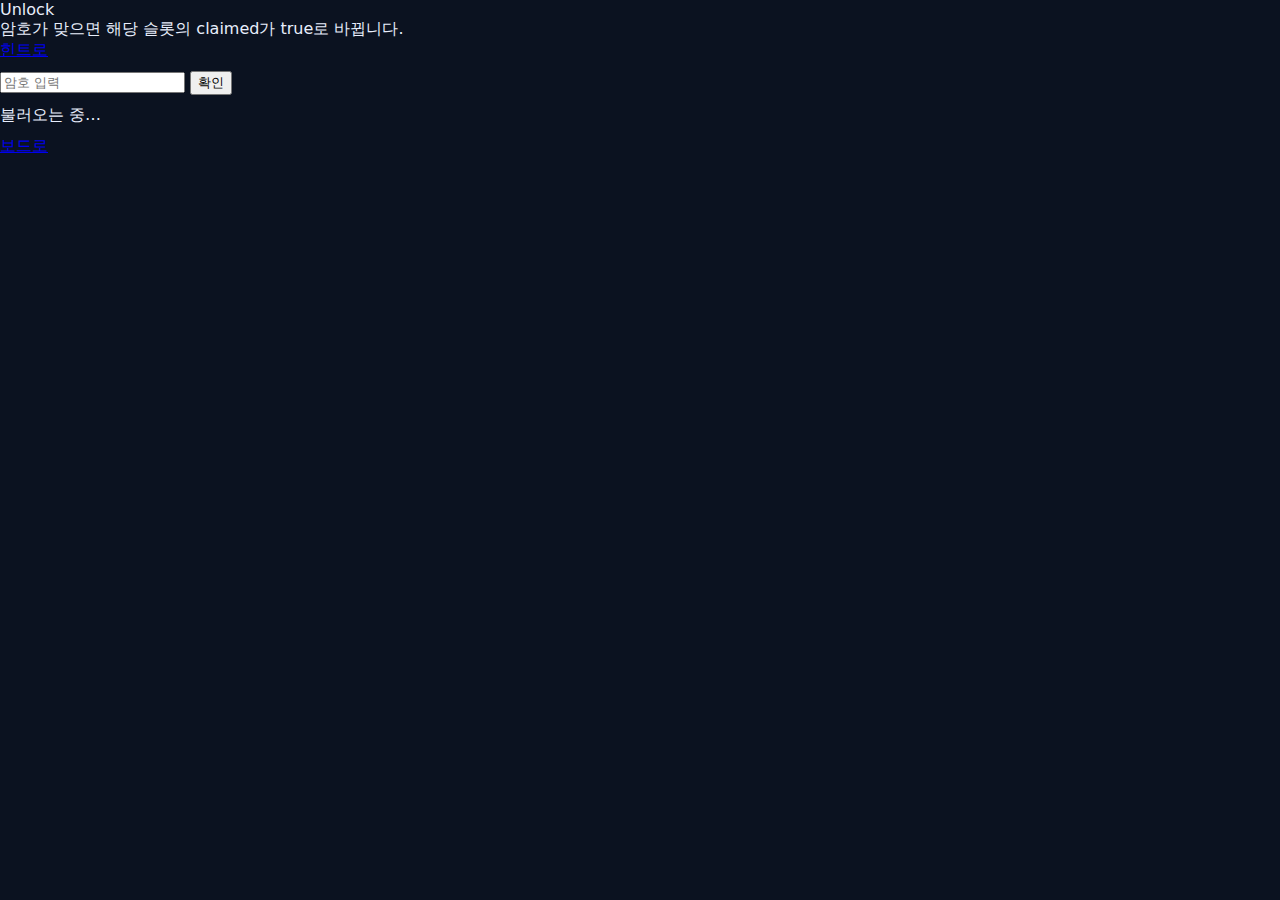
<file: unlock.html>
<!doctype html>
<html lang="ko">
<head>
  <meta charset="utf-8" />
  <meta name="viewport" content="width=device-width, initial-scale=1" />
  <title>Unlock</title>
  <link rel="stylesheet" href="./assets/styles.css" />
</head>
<body>
  <div class="container">
    <div class="card">
      <div class="header">
        <div>
          <div class="title" id="title">Unlock</div>
          <div class="sub">암호가 맞으면 해당 슬롯의 claimed가 true로 바뀝니다.</div>
        </div>
        <a class="btn" id="backHint" href="#">힌트로</a>
      </div>

      <div class="row">
        <input class="input" id="code" placeholder="암호 입력" autocomplete="off" />
        <button class="btn" id="submit">확인</button>
      </div>

      <div class="msg" id="msg">불러오는 중…</div>

      <div class="row">
        <a class="btn" href="./index.html">보드로</a>
      </div>
    </div>
  </div>

  <script type="module">
    import { fetchSlot, claimSlot } from "./assets/app.js";

    const slot = new URLSearchParams(location.search).get("slot") || "01";
    document.getElementById("title").textContent = `Unlock — ${slot}`;
    document.getElementById("backHint").href = `./hint.html?slot=${encodeURIComponent(slot)}`;

    const codeEl = document.getElementById("code");
    const submitBtn = document.getElementById("submit");
    const msgEl = document.getElementById("msg");

    let slotData = null;

    async function load(){
      slotData = await fetchSlot(slot);

      if (!slotData){
        msgEl.textContent = "슬롯 문서가 없습니다. (01~16 생성 확인)";
        msgEl.className = "msg bad";
        submitBtn.disabled = true;
        return;
      }

      if (slotData.claimed === true){
        msgEl.textContent = "이미 해금된 조각입니다. 보드로 돌아가세요.";
        msgEl.className = "msg ok";
        submitBtn.disabled = true;
        return;
      }

      msgEl.textContent = "암호를 입력하세요.";
      msgEl.className = "msg";
    }

    async function submit(){
      const input = (codeEl.value || "").trim();
      if (!input){
        msgEl.textContent = "암호를 입력해 주세요.";
        msgEl.className = "msg bad";
        return;
      }

      const expected = String(slotData.answer || "").trim();

      if (input !== expected){
        msgEl.textContent = "실패: 암호가 틀렸습니다.";
        msgEl.className = "msg bad";
        return;
      }

      submitBtn.disabled = true;
      msgEl.textContent = "성공! 해금 처리 중…";
      msgEl.className = "msg";

      try{
        await claimSlot(slot);
        msgEl.textContent = "해금 완료! 보드로 이동합니다…";
        msgEl.className = "msg ok";
        setTimeout(()=>{
          location.href = `./index.html?opened=${encodeURIComponent(slot)}`;
        }, 600);
      }catch(e){
        console.error(e);
        msgEl.textContent = "업데이트 실패: Firestore 규칙/권한 확인";
        msgEl.className = "msg bad";
        submitBtn.disabled = false;
      }
    }

    submitBtn.addEventListener("click", submit);
    codeEl.addEventListener("keydown", (e)=>{ if(e.key==="Enter") submit(); });

    load().catch(e=>{
      console.error(e);
      msgEl.textContent = "불러오기 실패: firebaseConfig/경로/규칙 확인";
      msgEl.className = "msg bad";
    });
  </script>
</body>
</html>
</file>
<file: assets/styles.css>
:root{
  --bg:#0b1220;
  --panel:#121b2f;
  --line:#2a3a63;
  --text:#e8eefc;
  --muted:rgba(232,238,252,.75);
}
*{ box-sizing:border-box; }
body{ margin:0; font-family:system-ui,-apple-system,sans-serif; background:var(--bg); color:var(--text); }
.wrap{ max-width:980px; margin:0 auto; padding:24px; }
.top h1{ margin:0 0 8px; }
.top p{ margin:0 0 16px; color:var(--muted); }

.panel{ background:var(--panel); border:1px solid var(--line); border-radius:16px; padding:16px; margin-bottom:12px; }
.sectionTitle{ margin:0 0 10px; font-size:14px; letter-spacing:0.08em; color:var(--muted); }
.muted{ color:var(--muted); font-size:13px; margin:10px 0 0; }

.campus{
  position:relative;
  height:520px;
  border-radius:16px;
  border:1px solid rgba(255,255,255,.08);
  overflow:hidden;
  background: rgba(255,255,255,.02);
}

/* 퍼즐이 맵 '뒤'에 깔리는 레이어 */
.puzzleLayer{
  position:absolute; inset:0;
  display:grid;
  grid-template-columns:repeat(4,1fr);
  gap:10px;
  padding:14px;
  z-index:1;
  pointer-events:none; /* 퍼즐은 클릭 안 됨 */
}
.piece{
  position:relative;
  border-radius:14px;
  border:1px solid rgba(255,255,255,.10);
  overflow:hidden;
  background-color: rgba(0,0,0,.25);
  background-image: url("../images/puzzle.png"); /* ✅ assets 기준 */
  background-size: 400% 400%;
}
.piece.locked::after{
  content:""; position:absolute; inset:0;
  backdrop-filter: blur(12px);
  background: rgba(10,16,30,0.55);
}
.piece .tag{
  position:absolute; left:10px; top:10px;
  font-size:12px; color:rgba(232,238,252,.8);
  background: rgba(0,0,0,.35);
  border:1px solid rgba(255,255,255,.10);
  padding:4px 8px;
  border-radius:999px;
}

/* 맵 배경(그리드 + 선) */
.campusGrid{
  position:absolute; inset:0;
  background-image:
    linear-gradient(rgba(255,255,255,.05) 1px, transparent 1px),
    linear-gradient(90deg, rgba(255,255,255,.05) 1px, transparent 1px);
  background-size: 40px 40px;
  opacity:.20;
  z-index:2;
}
.campusLines{ position:absolute; inset:0; opacity:.55; z-index:3; }
.nodes{ position:absolute; inset:0; z-index:4; }

/* 노드 */
.node{
  position:absolute;
  width:56px; height:56px;
  border-radius:999px;
  border:1px solid rgba(255,255,255,.16);
  background: rgba(11,18,32,.82);
  display:grid; place-items:center;
  cursor:pointer;
  transform: translate(-50%, -50%);
  box-shadow: 0 8px 24px rgba(0,0,0,.35);
  user-select:none;
}
.node .n{ font-weight:900; font-size:14px; line-height:1; }
.node .t{ margin-top:2px; font-size:10px; color:rgba(232,238,252,.7); }
.node.unlocked{
  border-color: rgba(74,119,255,.95);
  box-shadow: 0 0 0 3px rgba(74,119,255,.15), 0 12px 28px rgba(0,0,0,.35);
}
.node.active{ outline:3px solid rgba(255,255,255,.18); }

/* 모달 */
.hidden{ display:none; }
.modalBackdrop{
  position:fixed; inset:0;
  background: rgba(0,0,0,.55);
  display:grid; place-items:center;
  padding:16px;
  z-index:50;
}
.modal{
  width:min(720px, 100%);
  border-radius:16px;
  border:1px solid rgba(255,255,255,.12);
  background: rgba(18,27,47,.98);
  box-shadow: 0 18px 60px rgba(0,0,0,.45);
  overflow:hidden;
}
.modalTop{
  display:flex; align-items:center; justify-content:space-between;
  padding:14px 16px;
  border-bottom:1px solid rgba(255,255,255,.08);
}
.modalTitle{ margin:0; font-size:16px; font-weight:900; }
.modalClose{
  border:1px solid rgba(255,255,255,.12);
  background: rgba(0,0,0,.25);
  color: var(--text);
  border-radius:12px;
  padding:8px 10px;
  cursor:pointer;
}
.modalBody{ padding:16px; }

.row{ margin:10px 0; }
.label{ font-weight:800; margin-bottom:6px; }
.box{
  background:rgba(255,255,255,0.03);
  border:1px solid rgba(255,255,255,0.08);
  border-radius:12px;
  padding:10px 12px;
  color:var(--text);
  white-space:pre-wrap;
}
.modal input{
  width:100%;
  padding:10px 12px;
  border-radius:12px;
  border:1px solid var(--line);
  background: rgba(0,0,0,.22);
  color:var(--text);
}
.modal button#mSubmit{
  margin-top:10px;
  padding:10px 12px;
  border-radius:12px;
  border:1px solid var(--line);
  background:#182444;
  color:var(--text);
  cursor:pointer;
}
.modal button:disabled{ opacity:.5; cursor:not-allowed; }
.hidden { display: none !important; }
</file>
